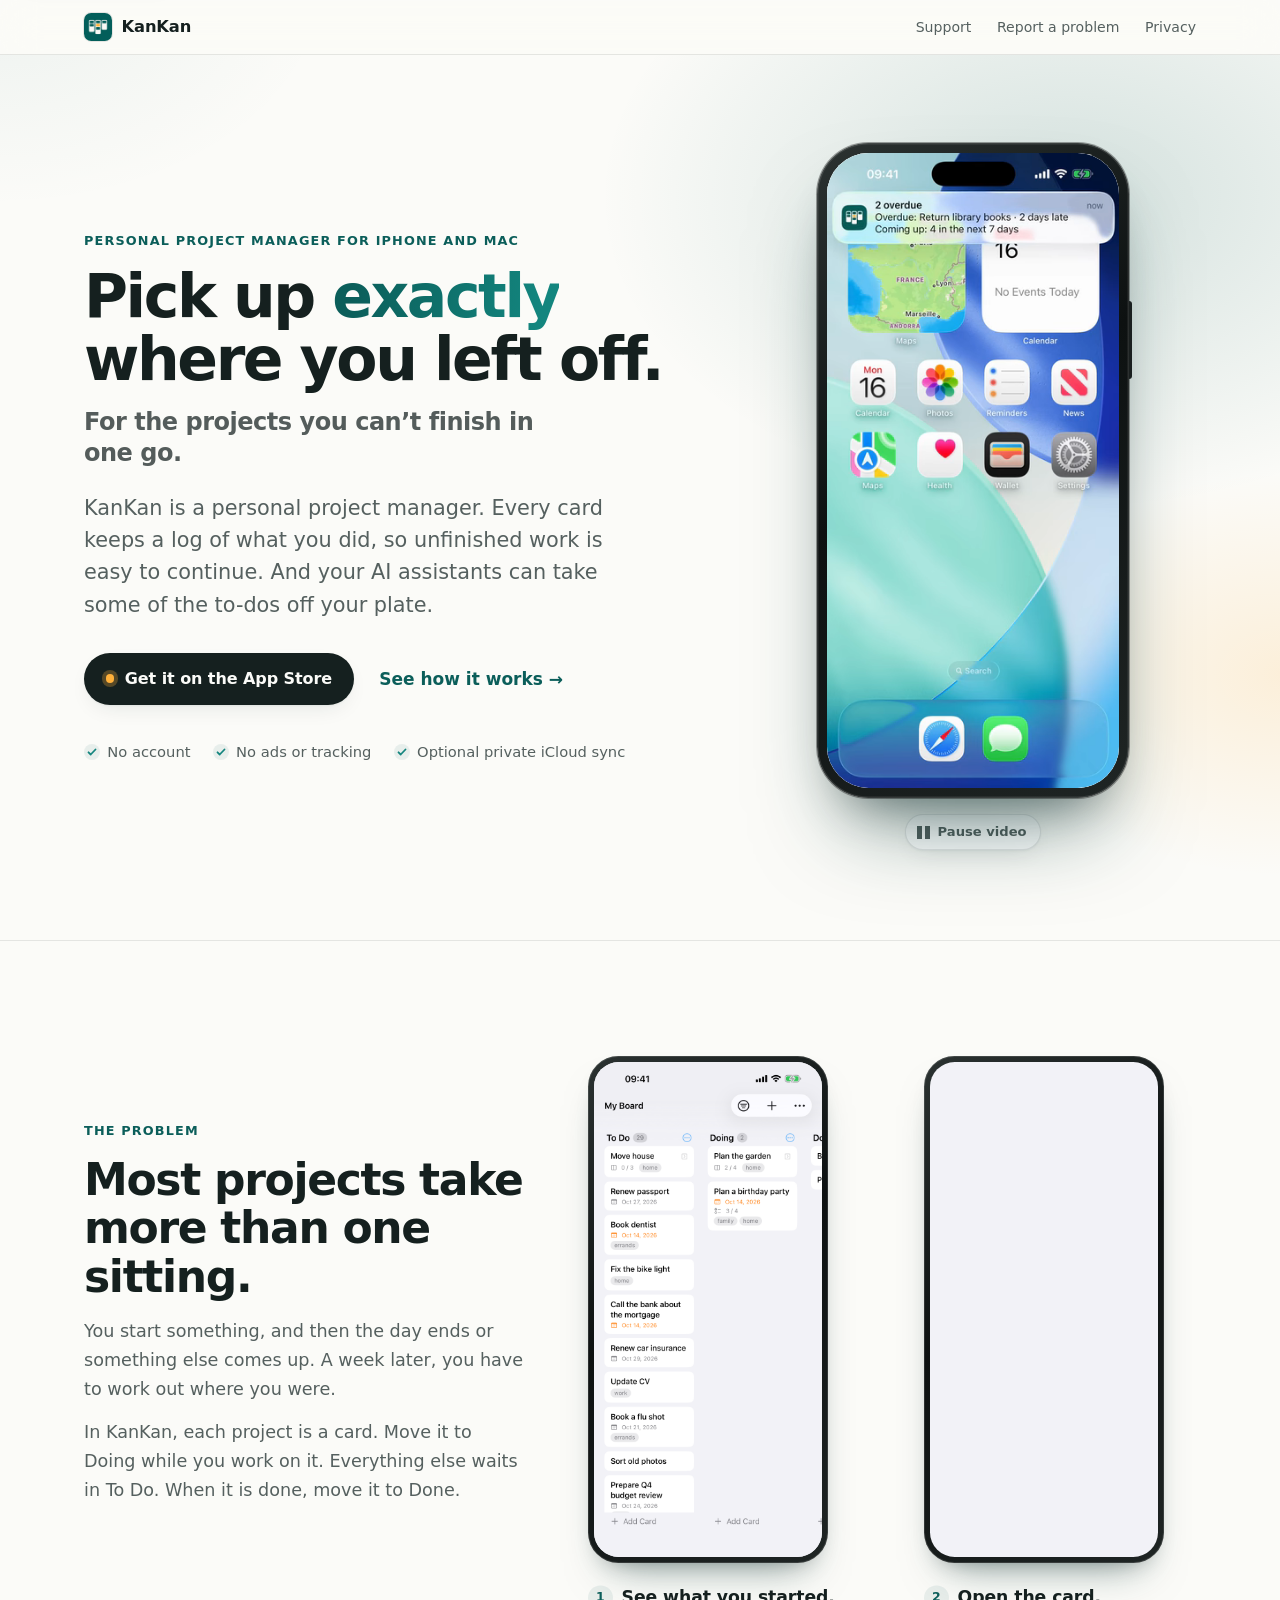
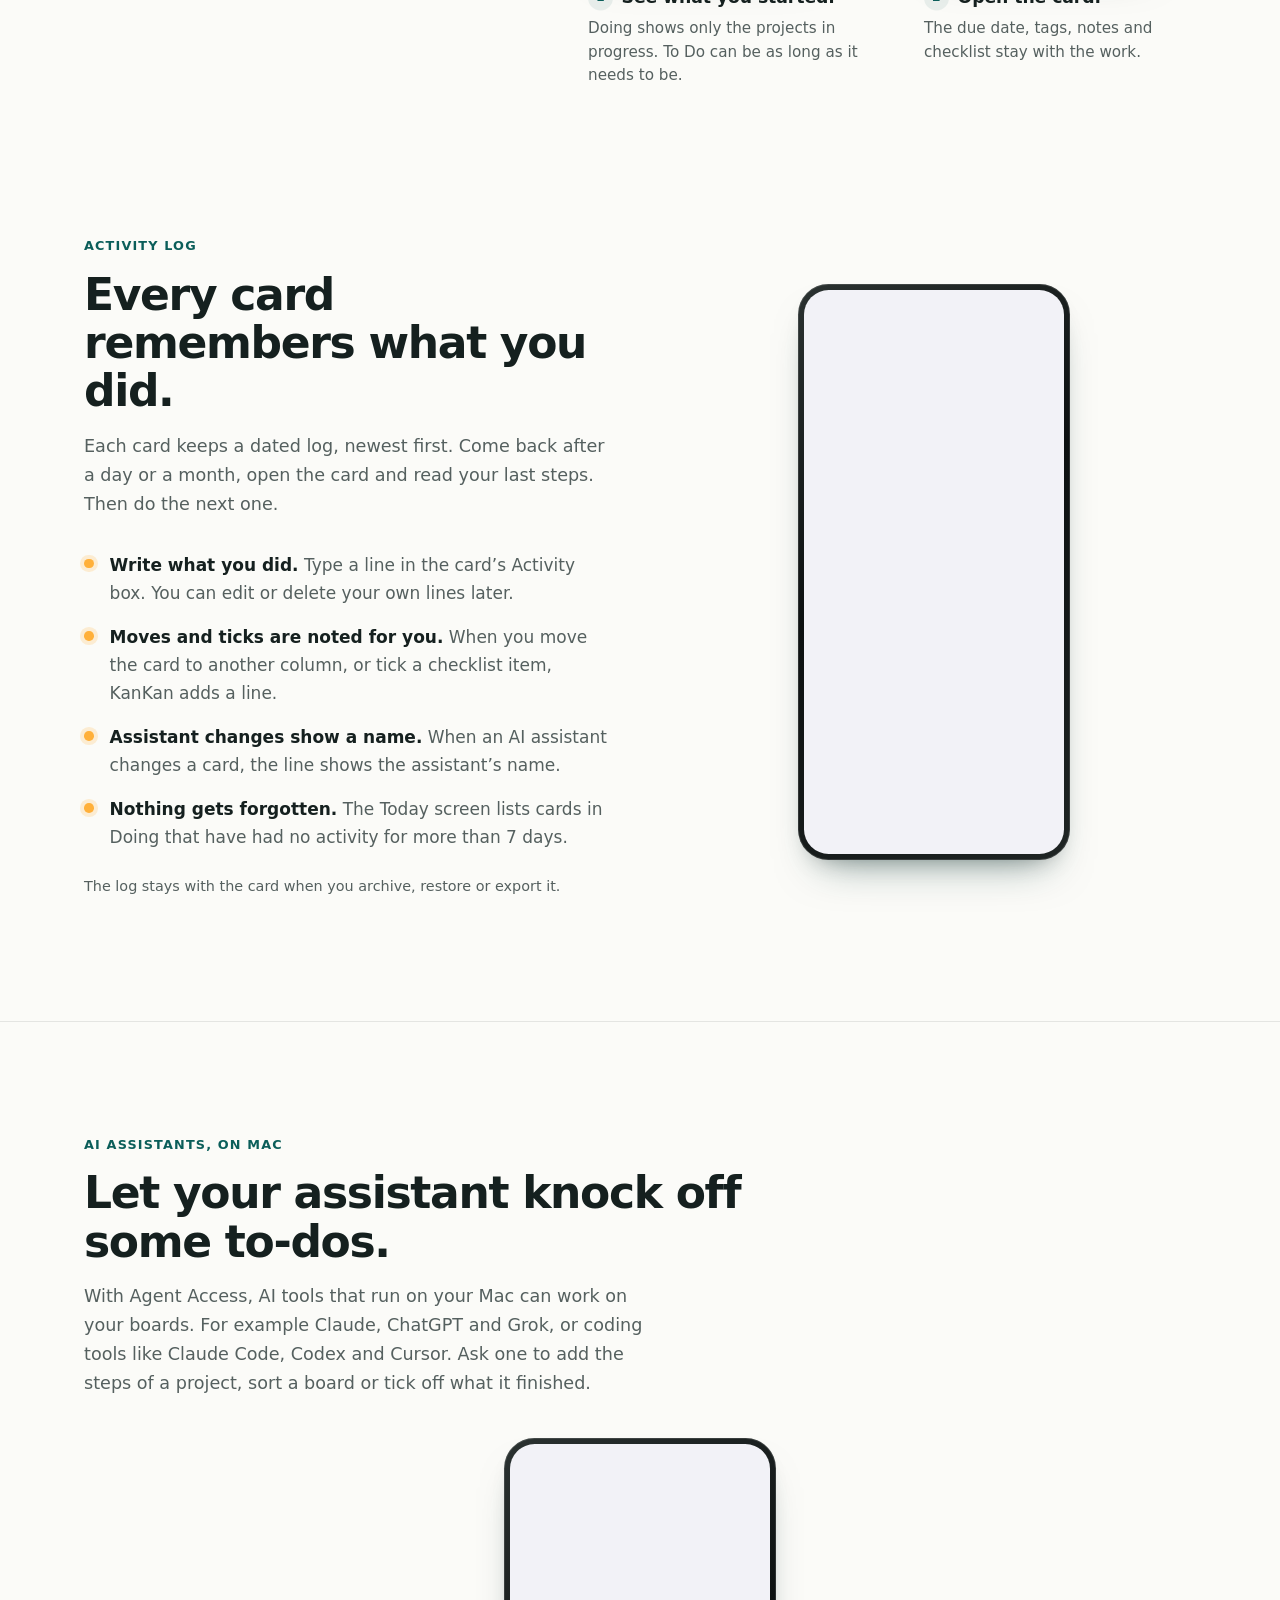
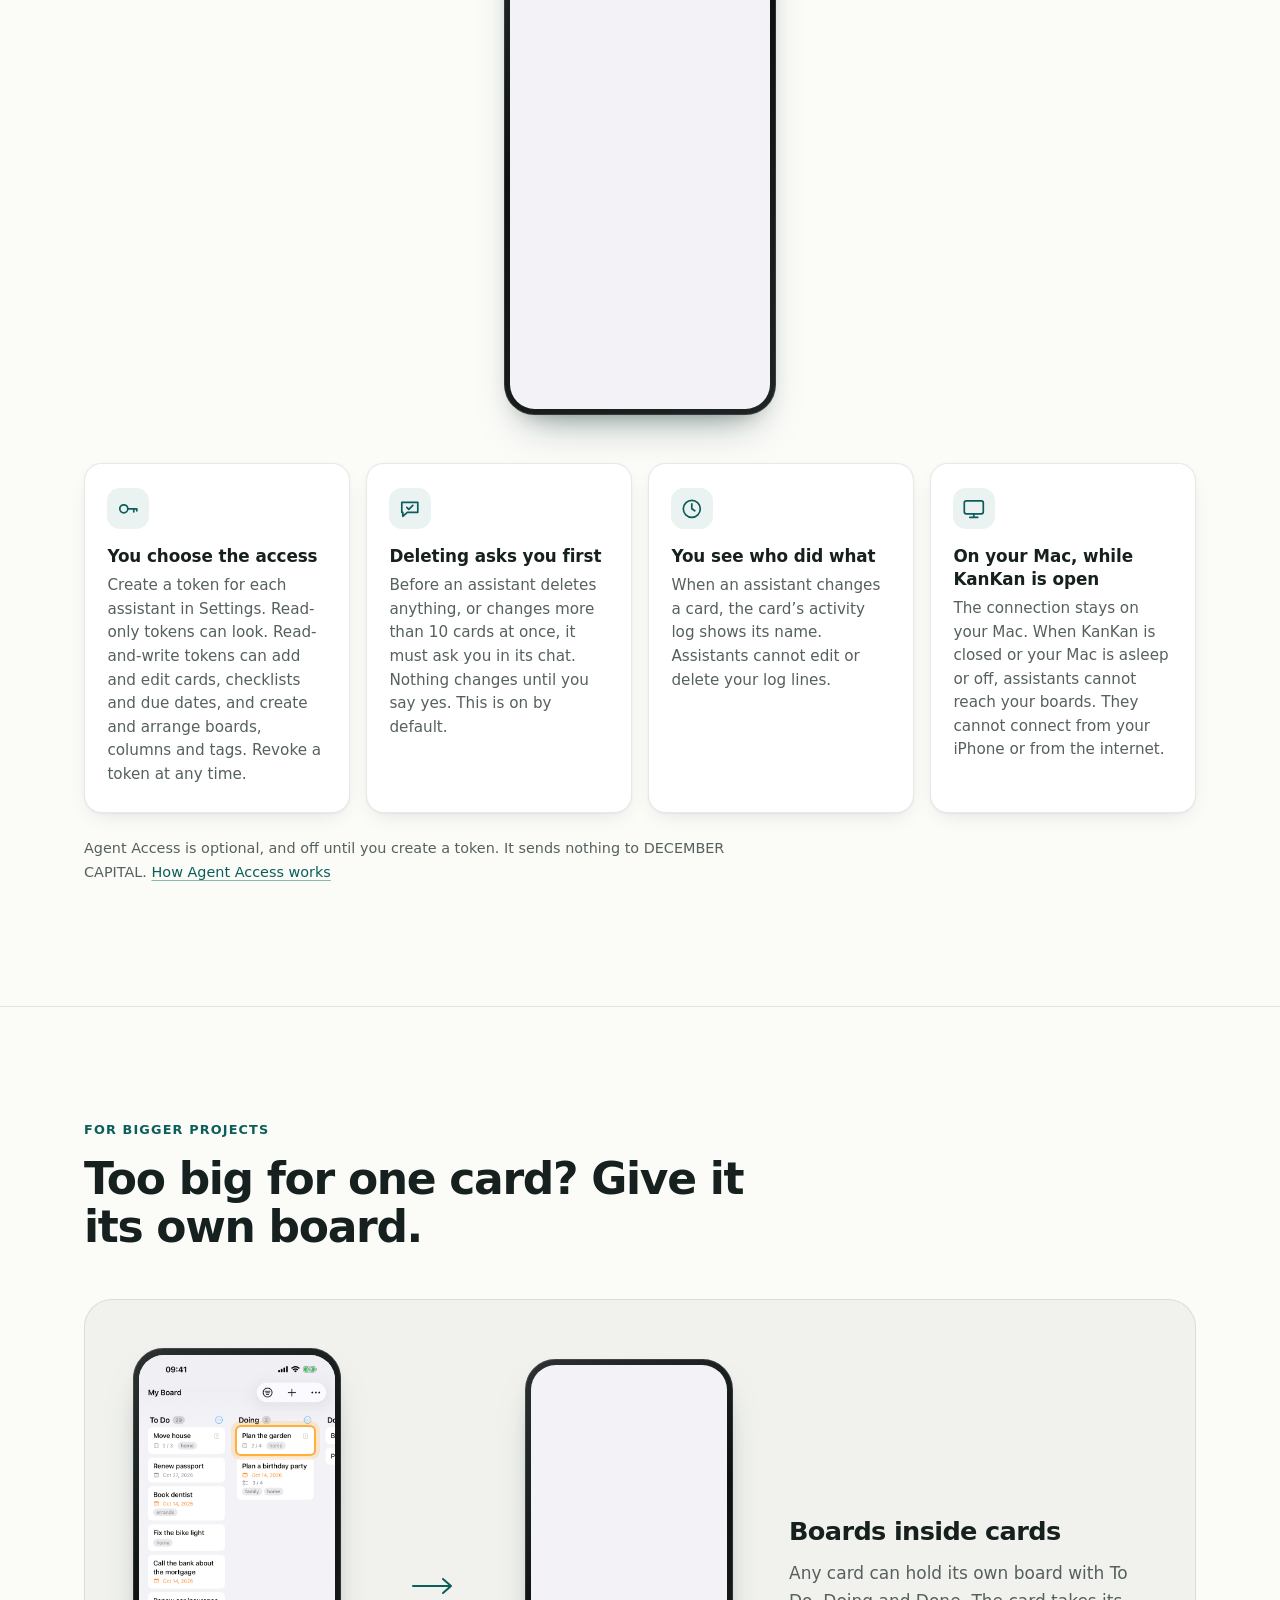
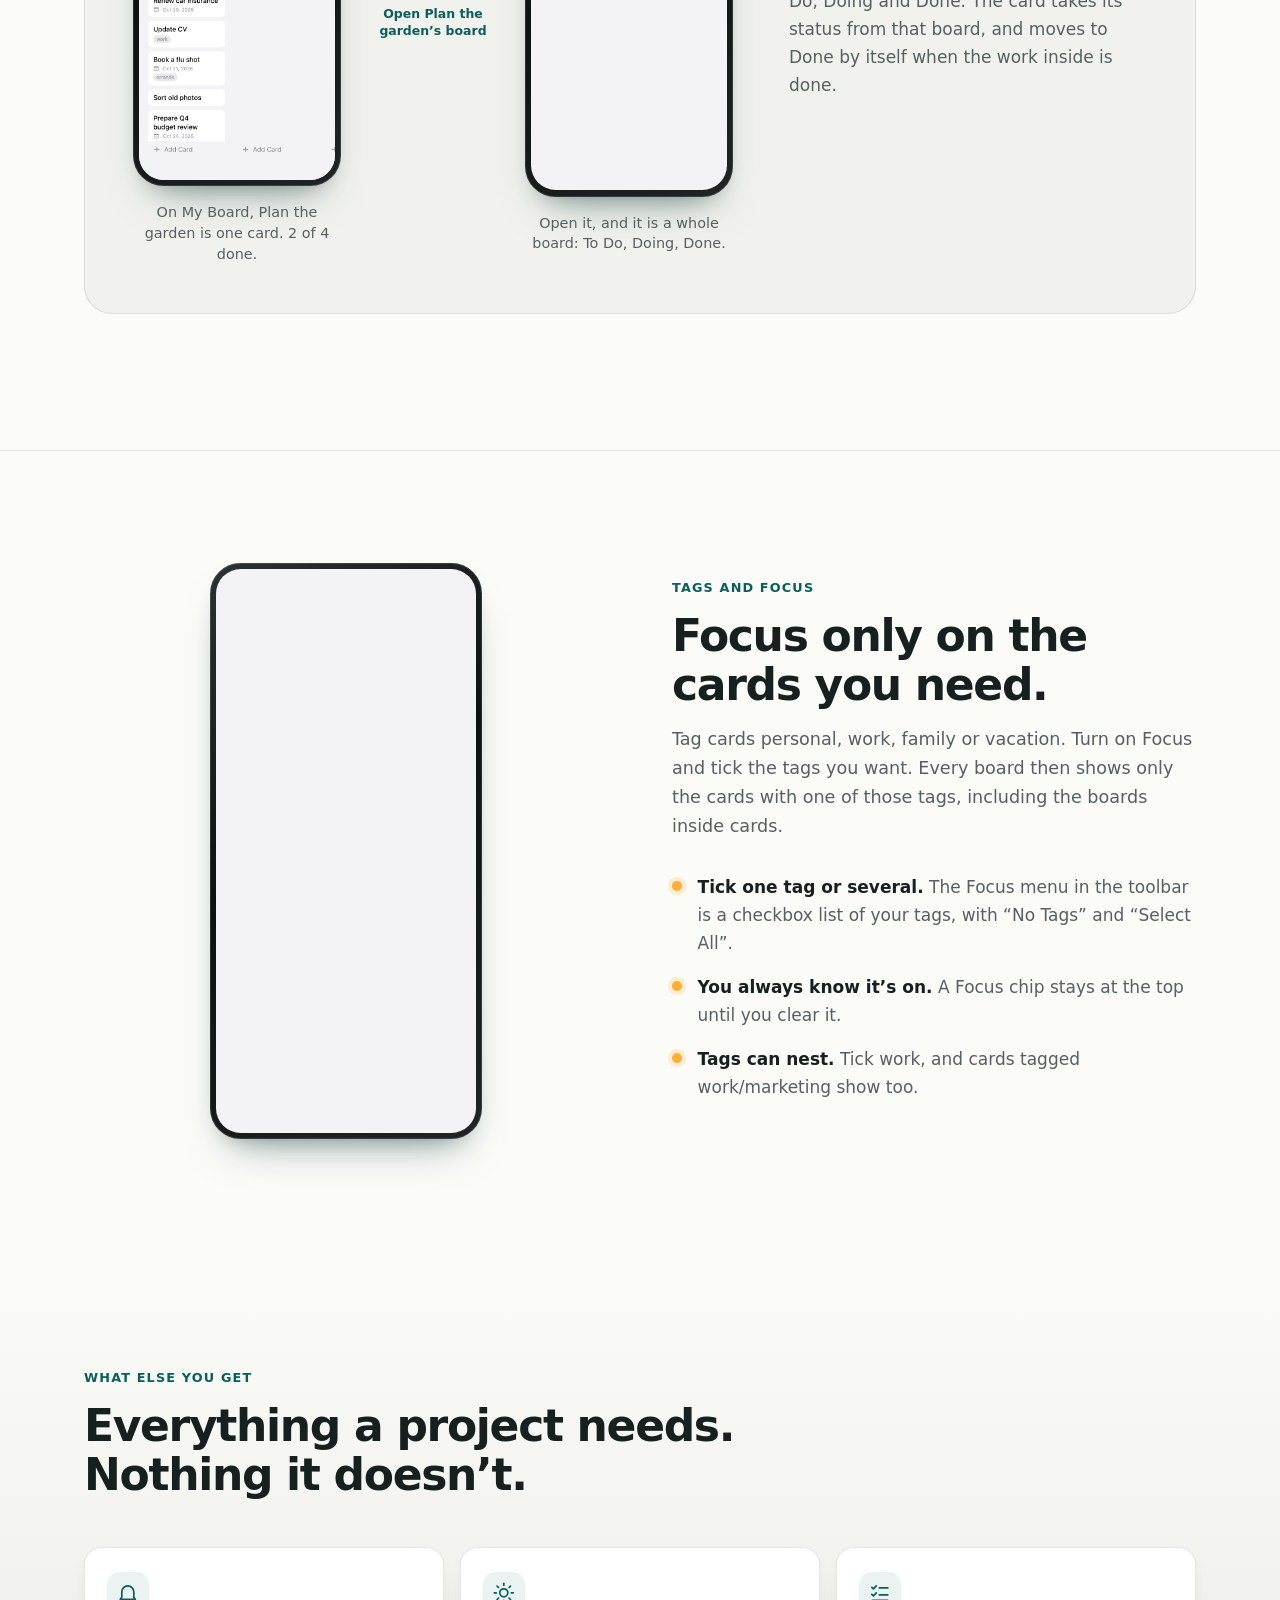
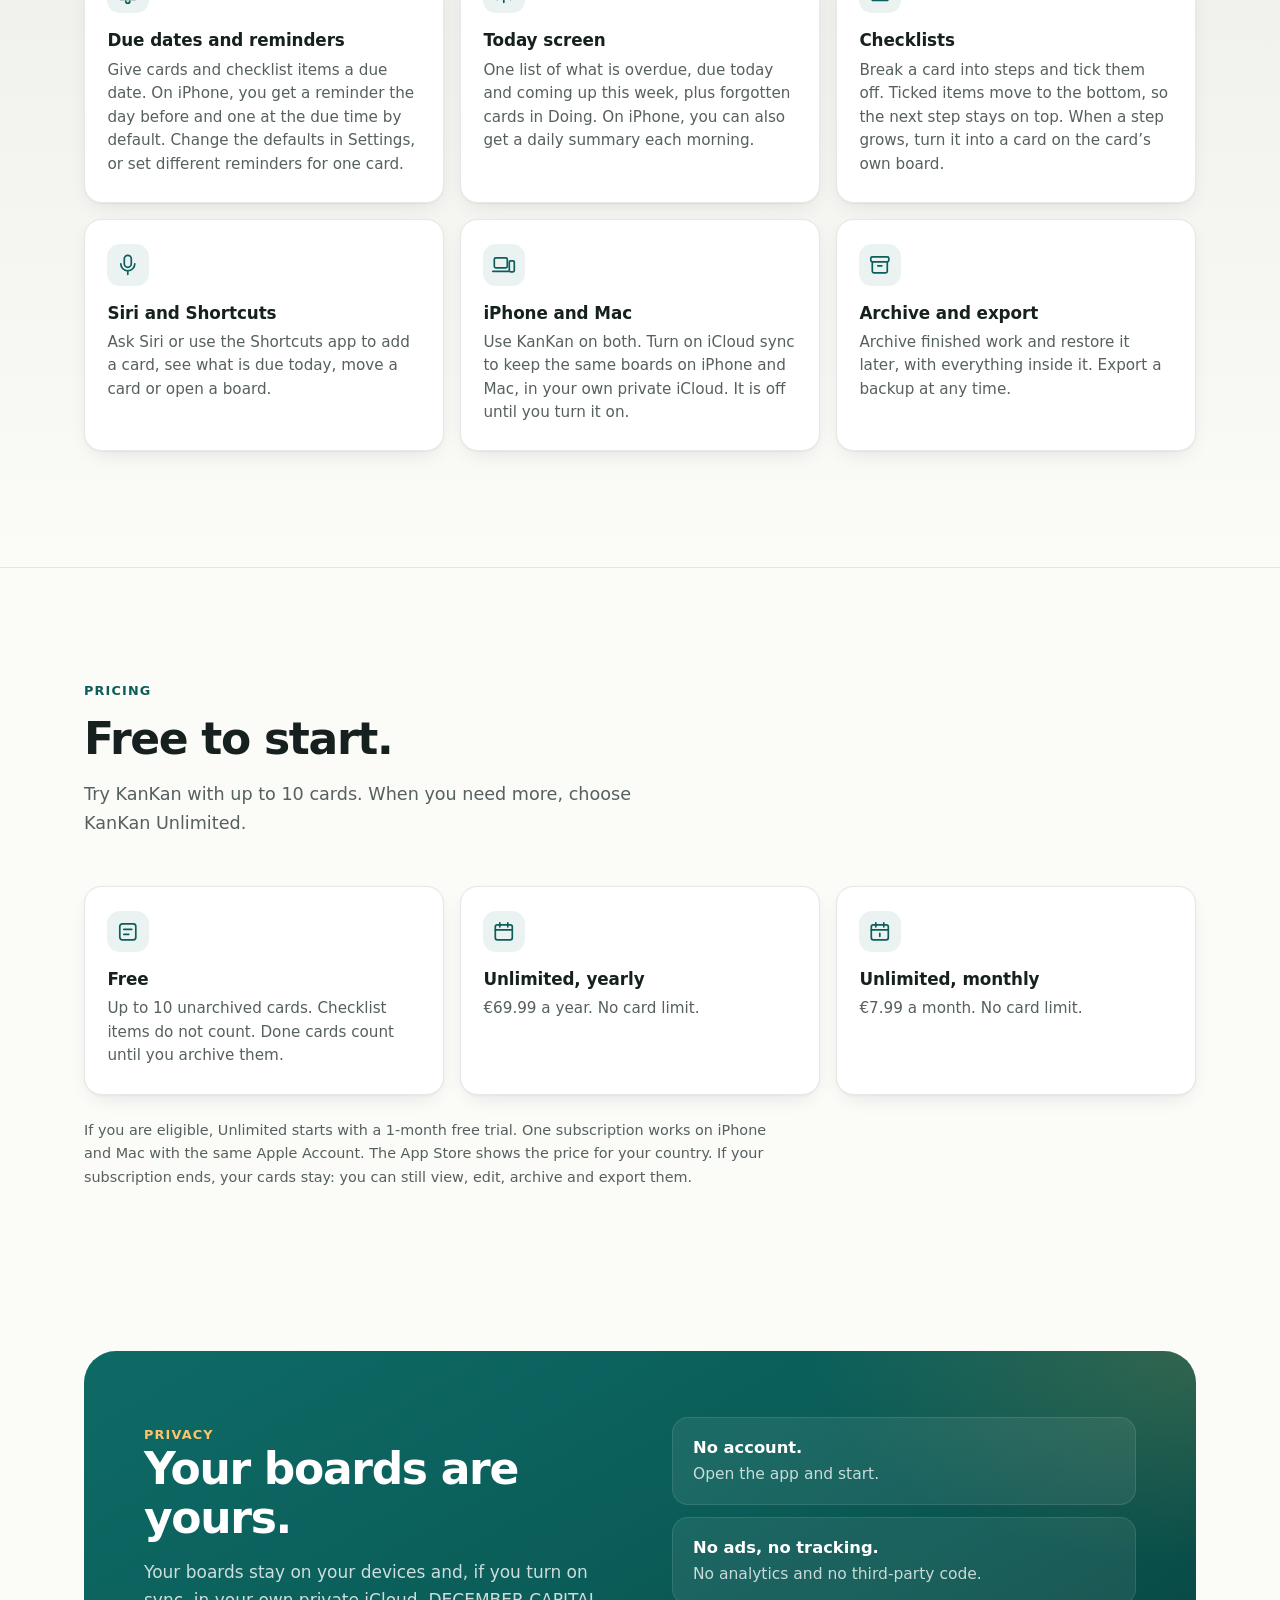
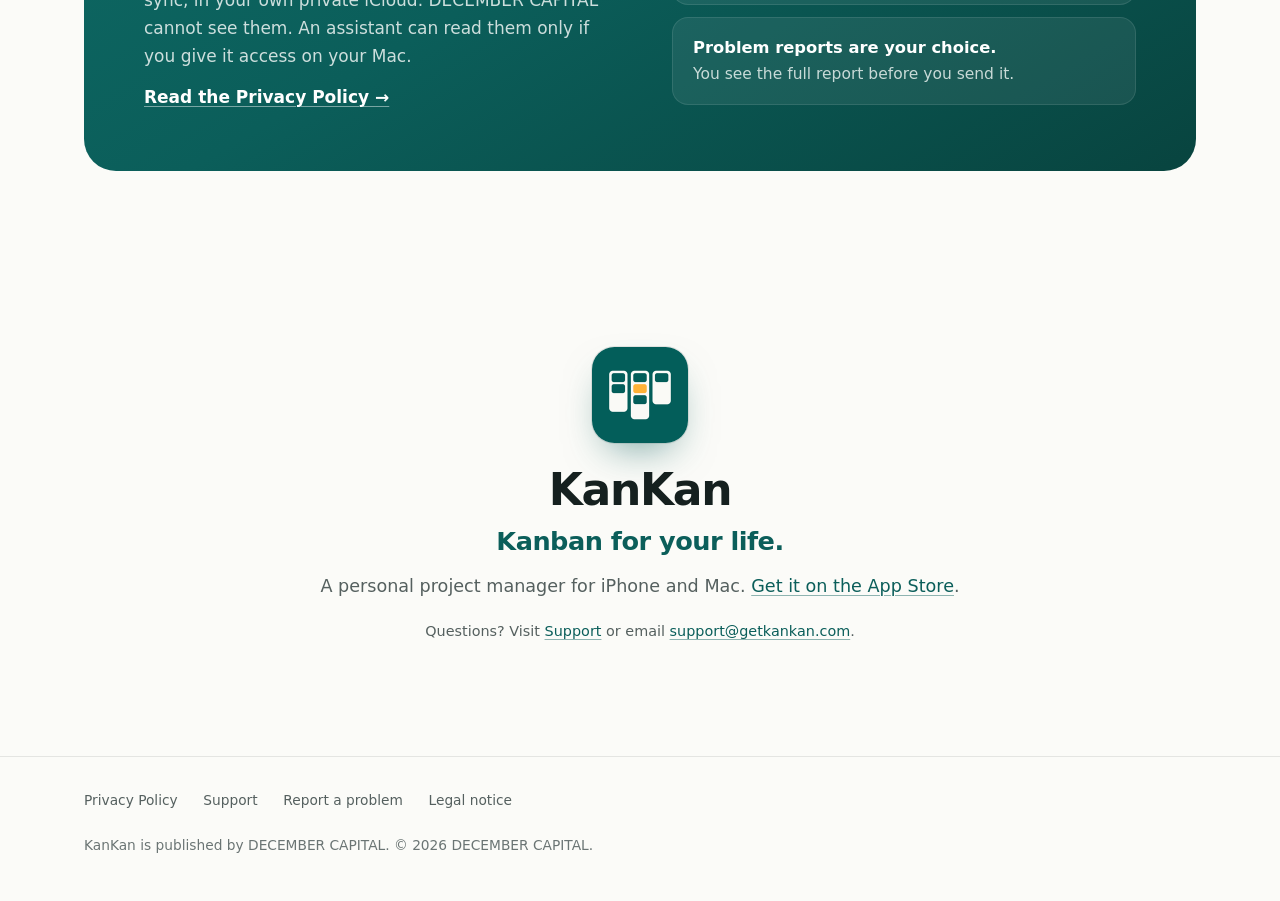
<file: index.html>
<!doctype html>
<html lang="en">
<head>
<meta charset="utf-8">
<meta name="viewport" content="width=device-width,initial-scale=1">
<meta name="color-scheme" content="light dark">
<meta http-equiv="Content-Security-Policy" content="default-src 'none'; script-src 'self'; style-src 'self'; img-src 'self'; media-src 'self'; base-uri 'none'; form-action 'none'">
<meta name="referrer" content="no-referrer">
<title>KanKan: a personal project manager for iPhone and Mac</title>
<meta name="description" content="Pick up exactly where you left off. KanKan is a personal project manager for iPhone and Mac. Every card keeps a log of what you did, so unfinished work is easy to continue. On the App Store for iPhone and Mac.">
<link rel="canonical" href="https://getkankan.com/">
<link rel="icon" href="favicon-32.png" sizes="32x32" type="image/png">
<link rel="apple-touch-icon" href="apple-touch-icon.png">
<meta name="theme-color" content="#fbfbf8" media="(prefers-color-scheme: light)">
<meta name="theme-color" content="#0c1312" media="(prefers-color-scheme: dark)">
<meta property="og:type" content="website">
<meta property="og:site_name" content="KanKan">
<meta property="og:url" content="https://getkankan.com/">
<meta property="og:title" content="KanKan: pick up exactly where you left off">
<meta property="og:description" content="A personal project manager for iPhone and Mac. Every card keeps a log of what you did, so unfinished work is easy to continue. On the App Store for iPhone and Mac.">
<meta property="og:image" content="https://getkankan.com/og-image.png?v=2">
<meta property="og:image:width" content="1200">
<meta property="og:image:height" content="630">
<meta property="og:image:alt" content="The KanKan app icon, the headline &ldquo;Pick up exactly where you left off.&rdquo; and the line: Personal project manager for iPhone and Mac.">
<meta name="twitter:card" content="summary_large_image">
<meta name="twitter:title" content="KanKan: pick up exactly where you left off">
<meta name="twitter:description" content="A personal project manager for iPhone and Mac. Every card keeps a log of what you did, so unfinished work is easy to continue.">
<meta name="twitter:image" content="https://getkankan.com/og-image.png?v=2">
<meta name="twitter:image:alt" content="The KanKan app icon, the headline &ldquo;Pick up exactly where you left off.&rdquo; and the line: Personal project manager for iPhone and Mac.">
<link rel="stylesheet" href="style.css">
<script src="js/video.js" defer></script>
</head>
<body class="home">
<a class="skip" href="#main">Skip to content</a>
<div class="wrap">
<header><nav aria-label="Main"><a href="index.html"><strong>KanKan</strong></a> <a href="support.html">Support</a> <a href="contact.html">Report a problem</a> <a href="privacy.html">Privacy</a></nav></header>
<main id="main">

<section class="hero" aria-labelledby="hero-title">
<div class="inner hero-grid">
<div class="hero-copy">
<p class="eyebrow">Personal project manager for iPhone and Mac</p>
<h1 id="hero-title">Pick up <span class="brandword">exactly</span> where you left off.</h1>
<p class="subline">For the projects you can&rsquo;t finish in one go.</p>
<p class="lead">KanKan is a personal project manager. Every card keeps a log of what you did, so unfinished work is easy to continue. And your AI assistants can take some of the to-dos off your plate.</p>
<div class="cta-row">
<a class="soon" href="https://apps.apple.com/app/id6819729136"><span class="dot" aria-hidden="true"></span>Get it on the App Store</a>
<a class="textlink" href="#how">See how it works <span aria-hidden="true">&rarr;</span></a>
</div>
<ul class="hero-facts">
<li>No account</li>
<li>No ads or tracking</li>
<li>Optional private iCloud sync</li>
</ul>
</div>
<figure class="device">
<div class="phone">
<div class="screen">
<picture><source srcset="media/kankan-preview-poster-dark.png" media="(prefers-color-scheme: dark)"><img class="poster" src="media/kankan-preview-poster.png" width="1320" height="2868" alt="The KanKan app icon."></picture>
<video id="hero-video" muted loop playsinline preload="none" disablepictureinpicture disableremoteplayback aria-hidden="true" tabindex="-1">
<source src="media/kankan-preview-dark.mp4" type="video/mp4" media="(prefers-color-scheme: dark)">
<source src="media/kankan-preview-dark.webm" type="video/webm" media="(prefers-color-scheme: dark)">
<source src="media/kankan-preview.mp4" type="video/mp4">
<source src="media/kankan-preview.webm" type="video/webm">
</video>
</div>
</div>
<figcaption class="vh">A 35-second screen recording of KanKan on iPhone, without sound. It starts on the iPhone Home Screen with KanKan's daily summary notification: 2 overdue. Overdue: Return library books, 2 days late. Coming up: 4 in the next 7 days. A tap on the notification opens KanKan on the Today list: 2 overdue cards, Return library books and Book a flu shot, and 4 coming up. Done closes it. My Board has a long To Do column. The card Plan a birthday party is dragged from To Do to Doing. The long To Do column is scrolled down and back up. The card opens, the checklist item Order the cake is ticked and moves to the bottom of the checklist, and the line Ordered the cake: lemon, for 12 is typed into its activity log. Back on My Board, the card Plan the garden opens and shows its own board inside the card. The clip ends on the KanKan icon with the words: Kanban for your life.</figcaption>
<button type="button" class="vbtn" id="vbtn" hidden><span class="vbtn-icon" aria-hidden="true"></span><span class="vbtn-label">Pause video</span></button>
</figure>
</div>
</section>

<section id="how" class="how" aria-labelledby="how-title">
<div class="inner">
<p class="eyebrow">The problem</p>
<h2 id="how-title">Most projects take more than one sitting.</h2>
<p class="section-lead">You start something, and then the day ends or something else comes up. A week later, you have to work out where you were.</p>
<p class="section-lead">In KanKan, each project is a card. Move it to Doing while you work on it. Everything else waits in To Do. When it is done, move it to Done.</p>
<ol class="walk walk-2">
<li>
<figure class="mini-phone"><picture><source srcset="img/app/lean-board-dark.png" media="(prefers-color-scheme: dark)"><img src="img/app/lean-board.png" width="1320" height="2868" loading="lazy" decoding="async" alt="My Board. To Do holds 29 cards and runs off the screen: Move house, Renew passport, Book dentist, Fix the bike light, Call the bank about the mortgage and more. Doing holds only two cards: Plan the garden, with board progress 2 of 4, and Plan a birthday party, with a due date and checklist 3 of 4."></picture></figure>
<h3>See what you started.</h3>
<p>Doing shows only the projects in progress. To Do can be as long as it needs to be.</p>
</li>
<li>
<figure class="mini-phone"><picture><source srcset="img/app/card-detail-dark.png" media="(prefers-color-scheme: dark)"><img src="img/app/card-detail.png" width="1320" height="2868" loading="lazy" decoding="async" alt="The card Plan a birthday party: the tags family and home, the note Saturday, 3 pm. Twelve guests, and a checklist at 3 of 5. The open items Buy decorations and Buy candles are at the top. The ticked items Send invitations, Book the venue and Order the cake are at the bottom."></picture></figure>
<h3>Open the card.</h3>
<p>The due date, tags, notes and checklist stay with the work.</p>
</li>
</ol>
</div>
</section>

<section id="activity" class="activity" aria-labelledby="activity-title">
<div class="inner act-grid">
<div class="act-copy">
<p class="eyebrow">Activity log</p>
<h2 id="activity-title">Every card remembers what you did.</h2>
<p class="section-lead">Each card keeps a dated log, newest first. Come back after a day or a month, open the card and read your last steps. Then do the next one.</p>
<ul class="act-list">
<li><strong>Write what you did.</strong> Type a line in the card&rsquo;s Activity box. You can edit or delete your own lines later.</li>
<li><strong>Moves and ticks are noted for you.</strong> When you move the card to another column, or tick a checklist item, KanKan adds a line.</li>
<li><strong>Assistant changes show a name.</strong> When an AI assistant changes a card, the line shows the assistant&rsquo;s name.</li>
<li><strong>Nothing gets forgotten.</strong> The Today screen lists cards in Doing that have had no activity for more than 7 days.</li>
</ul>
<p class="meta">The log stays with the card when you archive, restore or export it.</p>
</div>
<div class="act-shots">
<figure class="mini-phone"><picture><source srcset="img/app/activity-log-dark.png" media="(prefers-color-scheme: dark)"><img src="img/app/activity-log.png" width="1320" height="2868" loading="lazy" decoding="async" alt="The end of the checklist and the Activity log of Plan a birthday party. The log, newest first: Claude Code &mdash; Added checklist item: Buy candles. Claude Code &mdash; Ticked: Order the cake. Venue confirmed for Saturday, 3 pm. Asked Sam for the final guest list. Ticked: Book the venue. Ticked: Send invitations. Each line has a date and time."></picture></figure>
</div>
</div>
</section>

<section id="assistants" class="bigger" aria-labelledby="assistants-title">
<div class="inner">
<p class="eyebrow">AI assistants, on Mac</p>
<h2 id="assistants-title">Let your assistant knock off some to-dos.</h2>
<p class="section-lead">With Agent Access, AI tools that run on your Mac can work on your boards. For example Claude, ChatGPT and Grok, or coding tools like Claude Code, Codex and Cursor. Ask one to add the steps of a project, sort a board or tick off what it finished.</p>
<div class="act-shots assistants-shot">
<figure class="mini-phone"><picture><source srcset="img/app/agent-access-dark.png" media="(prefers-color-scheme: dark)"><img src="img/app/agent-access.png" width="1320" height="2868" loading="lazy" decoding="async" alt="The card Renew passport after an assistant worked on it. Checklist 2 of 4: Fill in the online form and Pay the fee are open; Find the old passport and Take a new photo are ticked. The Activity log, newest first: Claude Code &mdash; Tag added: errands. Claude Code &mdash; Ticked: Take a new photo. Claude Code &mdash; Ticked: Find the old passport. Claude Code &mdash; Added checklist item: Pay the fee."></picture></figure>
</div>
<ul class="feature-grid fg-4">
<li><svg class="ficon" viewBox="0 0 24 24" aria-hidden="true"><circle cx="8" cy="12" r="4"/><path d="M12 12h9M18 12v3M21 12v2"/></svg><h3>You choose the access</h3><p>Create a token for each assistant in Settings. Read-only tokens can look. Read-and-write tokens can add and edit cards, checklists and due dates, and create and arrange boards, columns and tags. Revoke a token at any time.</p></li>
<li><svg class="ficon" viewBox="0 0 24 24" aria-hidden="true"><path d="M4 5.5h16v10H9.5L5 19.5v-4H4z"/><path d="M9 10.5l2 2 4-4"/></svg><h3>Deleting asks you first</h3><p>Before an assistant deletes anything, or changes more than 10 cards at once, it must ask you in its chat. Nothing changes until you say yes. This is on by default.</p></li>
<li><svg class="ficon" viewBox="0 0 24 24" aria-hidden="true"><circle cx="12" cy="12" r="8.5"/><path d="M12 7v5l3 2"/></svg><h3>You see who did what</h3><p>When an assistant changes a card, the card&rsquo;s activity log shows its name. Assistants cannot edit or delete your log lines.</p></li>
<li><svg class="ficon" viewBox="0 0 24 24" aria-hidden="true"><rect x="2.5" y="4" width="19" height="13" rx="2"/><path d="M8 20.5h8M12 17v3.5"/></svg><h3>On your Mac, while KanKan is open</h3><p>The connection stays on your Mac. When KanKan is closed or your Mac is asleep or off, assistants cannot reach your boards. They cannot connect from your iPhone or from the internet.</p></li>
</ul>
<p class="meta">Agent Access is optional, and off until you create a token. It sends nothing to DECEMBER CAPITAL. <a href="support.html#agent-access">How Agent Access works</a></p>
</div>
</section>

<section id="bigger" class="bigger" aria-labelledby="bigger-title">
<div class="inner">
<p class="eyebrow">For bigger projects</p>
<h2 id="bigger-title">Too big for one card? Give it its own board.</h2>
<div class="nest2">
<figure class="nest-step">
<div class="mini-phone"><div class="hl"><picture><source srcset="img/app/lean-board-dark.png" media="(prefers-color-scheme: dark)"><img src="img/app/lean-board.png" width="1320" height="2868" loading="lazy" decoding="async" alt="My Board. In the Doing column, the card Plan the garden shows a board icon and 2 / 4."></picture><span class="ring" aria-hidden="true"></span></div></div>
<figcaption>On My Board, Plan the garden is one card. 2 of 4 done.</figcaption>
</figure>
<div class="nest-arrow" aria-hidden="true"><svg viewBox="0 0 48 24" width="48" height="24" fill="none" stroke="currentColor" stroke-width="2" stroke-linecap="round" stroke-linejoin="round"><path d="M4 12h38M34 5l8 7-8 7"/></svg><span>Open Plan the garden&rsquo;s board</span></div>
<figure class="nest-step">
<div class="mini-phone"><picture><source srcset="img/app/sub-board-dark.png" media="(prefers-color-scheme: dark)"><img src="img/app/sub-board.png" width="1320" height="2868" loading="lazy" decoding="async" alt="The card Plan the garden. Its status is Doing, set by its board. Below it, the card&rsquo;s own board, 2 of 4 done: To Do holds Plant tomatoes, Doing holds Build raised beds, due Nov 21, 2026, checklist 2 of 4, and the Done column starts at the right edge. Below the board: Add Due Date and the tags home and home/garden."></picture></div>
<figcaption>Open it, and it is a whole board: To Do, Doing, Done.</figcaption>
</figure>
<div class="nest-text"><h3>Boards inside cards</h3><p>Any card can hold its own board with To Do, Doing and Done. The card takes its status from that board, and moves to Done by itself when the work inside is done.</p></div>
</div>
</div>
</section>

<section id="focus" class="activity focus-sec" aria-labelledby="focus-title">
<div class="inner act-grid">
<div class="act-shots">
<figure class="mini-phone"><picture><source srcset="img/app/focus-dark.png" media="(prefers-color-scheme: dark)"><img src="img/app/focus.png" width="1320" height="2868" loading="lazy" decoding="async" alt="My Board with the Focus sheet open, 2 selected. The tags errands and home are ticked, family is not, and home is open to show its sub-tag garden, ticked with it. No Tags is not ticked. Behind the sheet, the chip Focus: errands, home, and only the matching cards: in To Do, Move house, Renew passport and Book dentist; in Doing, Plan the garden and Plan a birthday party."></picture></figure>
</div>
<div class="act-copy">
<p class="eyebrow">Tags and Focus</p>
<h2 id="focus-title">Focus only on the cards you need.</h2>
<p class="section-lead">Tag cards personal, work, family or vacation. Turn on Focus and tick the tags you want. Every board then shows only the cards with one of those tags, including the boards inside cards.</p>
<ul class="act-list">
<li><strong>Tick one tag or several.</strong> The Focus menu in the toolbar is a checkbox list of your tags, with &ldquo;No Tags&rdquo; and &ldquo;Select All&rdquo;.</li>
<li><strong>You always know it&rsquo;s on.</strong> A Focus chip stays at the top until you clear it.</li>
<li><strong>Tags can nest.</strong> Tick work, and cards tagged work/marketing show too.</li>
</ul>
</div>
</div>
</section>

<section id="features" class="features" aria-labelledby="features-title">
<div class="inner">
<p class="eyebrow">What else you get</p>
<h2 id="features-title">Everything a project needs. Nothing it doesn&rsquo;t.</h2>
<ul class="feature-grid">
<li><svg class="ficon" viewBox="0 0 24 24" aria-hidden="true"><path d="M6 16.5V11a6 6 0 0 1 12 0v5.5l1.5 2h-15zM10 20.5a2 2 0 0 0 4 0"/></svg><h3>Due dates and reminders</h3><p>Give cards and checklist items a due date. On iPhone, you get a reminder the day before and one at the due time by default. Change the defaults in Settings, or set different reminders for one card.</p></li>
<li><svg class="ficon" viewBox="0 0 24 24" aria-hidden="true"><circle cx="12" cy="12" r="4"/><path d="M12 2.5v2M12 19.5v2M2.5 12h2M19.5 12h2M5.3 5.3l1.4 1.4M17.3 17.3l1.4 1.4M5.3 18.7l1.4-1.4M17.3 6.7l1.4-1.4"/></svg><h3>Today screen</h3><p>One list of what is overdue, due today and coming up this week, plus forgotten cards in Doing. On iPhone, you can also get a daily summary each morning.</p></li>
<li><svg class="ficon" viewBox="0 0 24 24" aria-hidden="true"><path d="M4 6.5l1.6 1.6L8.5 5M4 13.5l1.6 1.6 2.9-3.1M11.5 7h8.5M11.5 14h8.5M4.5 19.5h15.5"/></svg><h3>Checklists</h3><p>Break a card into steps and tick them off. Ticked items move to the bottom, so the next step stays on top. When a step grows, turn it into a card on the card&rsquo;s own board.</p></li>
<li><svg class="ficon" viewBox="0 0 24 24" aria-hidden="true"><rect x="8.5" y="2.5" width="7" height="12" rx="3.5"/><path d="M5 11a7 7 0 0 0 14 0M12 18v3.5"/></svg><h3>Siri and Shortcuts</h3><p>Ask Siri or use the Shortcuts app to add a card, see what is due today, move a card or open a board.</p></li>
<li><svg class="ficon" viewBox="0 0 24 24" aria-hidden="true"><rect x="2.5" y="5" width="13" height="10" rx="1.5"/><path d="M1 18.5h16"/><rect x="17.5" y="8" width="5" height="11" rx="1.3"/></svg><h3>iPhone and Mac</h3><p>Use KanKan on both. Turn on iCloud sync to keep the same boards on iPhone and Mac, in your own private iCloud. It is off until you turn it on.</p></li>
<li><svg class="ficon" viewBox="0 0 24 24" aria-hidden="true"><rect x="3" y="4" width="18" height="5" rx="1.5"/><path d="M4.5 9v9.5a1.5 1.5 0 0 0 1.5 1.5h12a1.5 1.5 0 0 0 1.5-1.5V9M10 13h4"/></svg><h3>Archive and export</h3><p>Archive finished work and restore it later, with everything inside it. Export a backup at any time.</p></li>
</ul>
</div>
</section>

<section id="pricing" class="bigger" aria-labelledby="pricing-title">
<div class="inner">
<p class="eyebrow">Pricing</p>
<h2 id="pricing-title">Free to start.</h2>
<p class="section-lead">Try KanKan with up to 10 cards. When you need more, choose KanKan Unlimited.</p>
<ul class="feature-grid">
<li><svg class="ficon" viewBox="0 0 24 24" aria-hidden="true"><rect x="4" y="4" width="16" height="16" rx="2.5"/><path d="M8 9.5h8M8 14.5h5"/></svg><h3>Free</h3><p>Up to 10 unarchived cards. Checklist items do not count. Done cards count until you archive them.</p></li>
<li><svg class="ficon" viewBox="0 0 24 24" aria-hidden="true"><rect x="3.5" y="5" width="17" height="15" rx="2"/><path d="M3.5 10h17M8 3v4M16 3v4"/></svg><h3>Unlimited, yearly</h3><p>&euro;69.99 a year. No card limit.</p></li>
<li><svg class="ficon" viewBox="0 0 24 24" aria-hidden="true"><rect x="3.5" y="5" width="17" height="15" rx="2"/><path d="M3.5 10h17M8 3v4M16 3v4M12 13.5v3"/></svg><h3>Unlimited, monthly</h3><p>&euro;7.99 a month. No card limit.</p></li>
</ul>
<p class="meta">If you are eligible, Unlimited starts with a 1-month free trial. One subscription works on iPhone and Mac with the same Apple Account. The App Store shows the price for your country. If your subscription ends, your cards stay: you can still view, edit, archive and export them.</p>
</div>
</section>

<section class="privacy-band" aria-labelledby="privacy-title">
<div class="inner">
<div class="band">
<div>
<p class="eyebrow">Privacy</p>
<h2 id="privacy-title">Your boards are yours.</h2>
<p>Your boards stay on your devices and, if you turn on sync, in your own private iCloud. DECEMBER CAPITAL cannot see them. An assistant can read them only if you give it access on your Mac.</p>
<p><a href="privacy.html">Read the Privacy Policy <span aria-hidden="true">&rarr;</span></a></p>
</div>
<ul class="band-list">
<li><strong>No account.</strong> Open the app and start.</li>
<li><strong>No ads, no tracking.</strong> No analytics and no third-party code.</li>
<li><strong>Problem reports are your choice.</strong> You see the full report before you send it.</li>
</ul>
</div>
</div>
</section>

<section class="closing" aria-labelledby="closing-title">
<div class="inner">
<img class="closing-icon" src="img/kankan-icon-192.png" width="96" height="96" alt="KanKan app icon">
<h2 id="closing-title">KanKan</h2>
<p class="tagline">Kanban for your life.</p>
<p class="closing-lead">A personal project manager for iPhone and Mac. <a href="https://apps.apple.com/app/id6819729136">Get it on the App Store</a>.</p>
<p class="meta">Questions? Visit <a href="support.html">Support</a> or email <a href="mailto:support@getkankan.com">support@getkankan.com</a>.</p>
</div>
</section>

</main>
<footer><a href="privacy.html">Privacy Policy</a><a href="support.html">Support</a><a href="contact.html">Report a problem</a><a href="mentions-legales.html">Legal notice</a><p>KanKan is published by DECEMBER CAPITAL. &copy; 2026 DECEMBER CAPITAL.</p></footer>
</div>
</body>
</html>
</file>
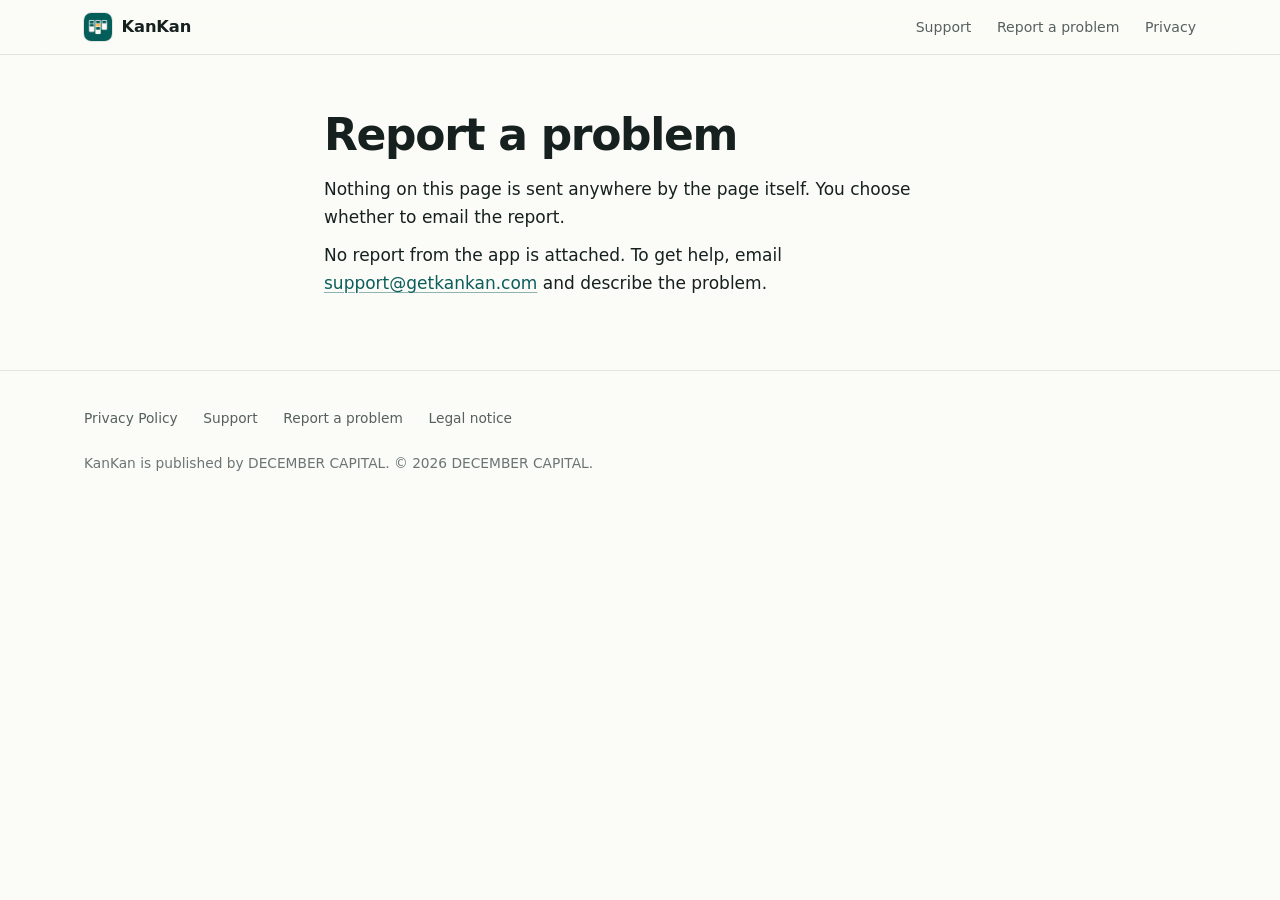
<file: contact.html>
<!doctype html>
<html lang="en">
<head>
<meta charset="utf-8">
<meta name="viewport" content="width=device-width,initial-scale=1">
<meta name="color-scheme" content="light dark">
<meta http-equiv="Content-Security-Policy" content="default-src 'none'; script-src 'self'; style-src 'self'; img-src 'self'; base-uri 'none'; form-action 'none'">
<meta name="referrer" content="no-referrer">
<title>Report a problem</title>
<meta name="description" content="Review a KanKan problem report and email it to support if you choose.">
<link rel="stylesheet" href="style.css">
</head>
<body>
<div class="wrap">
<header><nav aria-label="Main"><a href="index.html"><strong>KanKan</strong></a> <a href="support.html">Support</a> <a href="contact.html">Report a problem</a> <a href="privacy.html">Privacy</a></nav></header>
<main>
<h1>Report a problem</h1>
<p>Nothing on this page is sent anywhere by the page itself. You choose whether to email the report.</p>
<div id="noreport">
<p>No report from the app is attached. To get help, email <a href="mailto:support@getkankan.com">support@getkankan.com</a> and describe the problem.</p>
</div>
<p id="bad" class="status status-error" role="alert" hidden>This report could not be read. It may be damaged or too large. You can still email <a href="mailto:support@getkankan.com">support@getkankan.com</a> and describe the problem.</p>
<section id="reportbox" class="report-box note" hidden>
<h2>Report from the link you opened</h2>
<p class="meta">This is the exact text that would be shared. It holds app and device details, counts and a technical event log (operation names, positions, counts and times), not your boards or card text.</p>
<pre id="summary" class="report-text"></pre>
<details><summary>Show diagnostics</summary><pre id="diag" class="report-text" tabindex="0"></pre></details>
<div class="field">
<label for="msg">What happened? (optional)</label>
<textarea id="msg" maxlength="2000"></textarea>
</div>
<p><strong>Two steps:</strong> 1. Copy report. 2. Email us, then paste the report into the email.</p>
<div class="actions">
<button type="button" class="button secondary" id="copy">1. Copy report</button>
<button type="button" class="button" id="email">2. Email us</button>
</div>
<p id="status" class="status" role="status"></p>
</section>
</main>
<footer><a href="privacy.html">Privacy Policy</a><a href="support.html">Support</a><a href="contact.html">Report a problem</a><a href="mentions-legales.html">Legal notice</a><p>KanKan is published by DECEMBER CAPITAL. &copy; 2026 DECEMBER CAPITAL.</p></footer>
</div>
<script src="contact.js"></script>
</body>
</html>
</file>
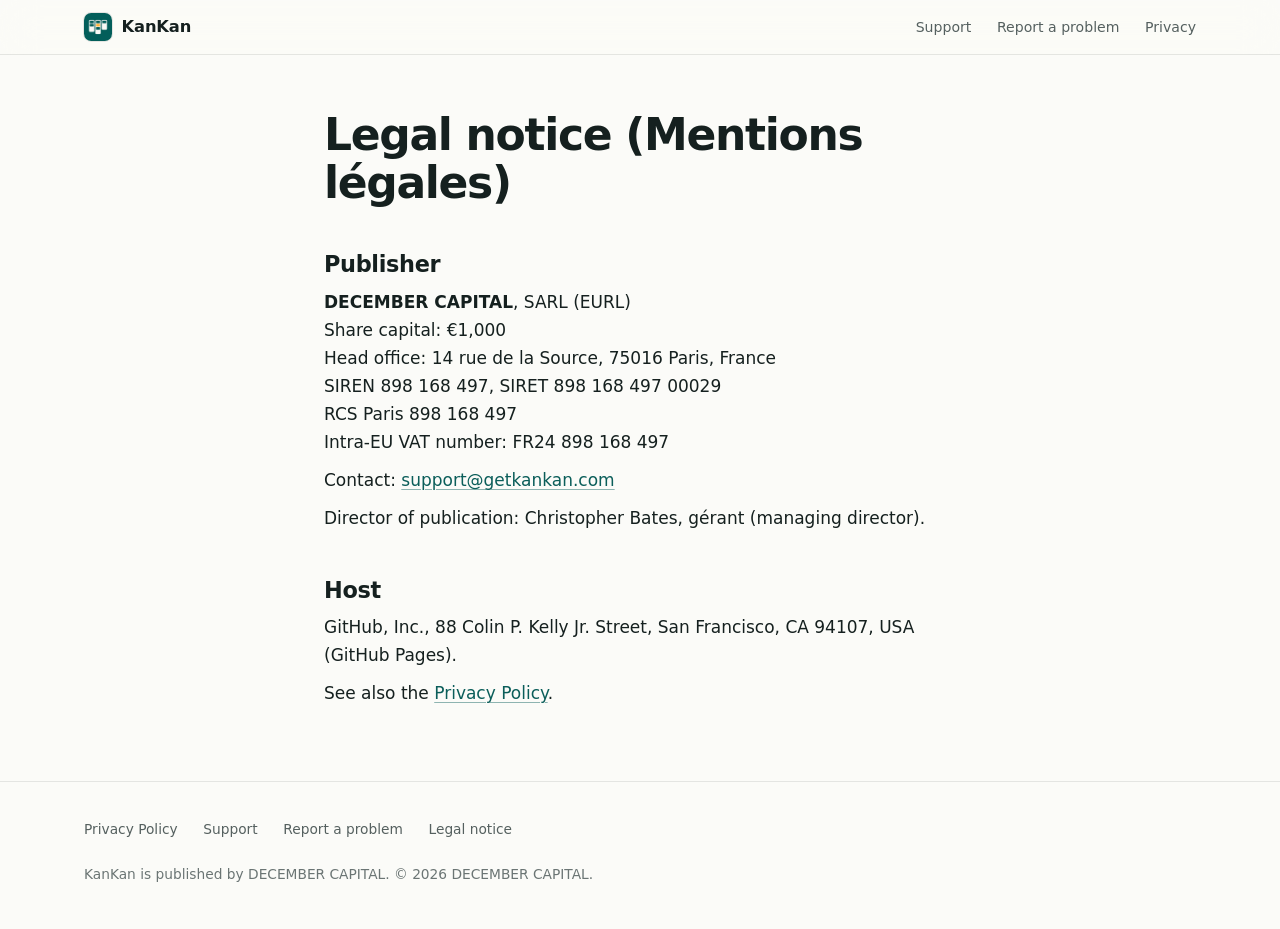
<file: mentions-legales.html>
<!doctype html>
<html lang="en">
<head>
<meta charset="utf-8">
<meta name="viewport" content="width=device-width,initial-scale=1">
<meta name="color-scheme" content="light dark">
<meta http-equiv="Content-Security-Policy" content="default-src 'none'; script-src 'self'; style-src 'self'; img-src 'self'; base-uri 'none'; form-action 'none'">
<meta name="referrer" content="no-referrer">
<title>Legal notice</title>
<meta name="description" content="Legal notice (mentions legales) for getkankan.com.">
<link rel="stylesheet" href="style.css">
</head>
<body>
<div class="wrap">
<header><nav aria-label="Main"><a href="index.html"><strong>KanKan</strong></a> <a href="support.html">Support</a> <a href="contact.html">Report a problem</a> <a href="privacy.html">Privacy</a></nav></header>
<main>
<h1>Legal notice (Mentions l&eacute;gales)</h1>
<h2>Publisher</h2>
<p><strong>DECEMBER CAPITAL</strong>, SARL (EURL)<br>Share capital: &euro;1,000<br>Head office: 14 rue de la Source, 75016 Paris, France<br>SIREN 898 168 497, SIRET 898 168 497 00029<br>RCS Paris 898 168 497<br>Intra-EU VAT number: FR24 898 168 497</p>
<p>Contact: <a href="mailto:support@getkankan.com">support@getkankan.com</a></p>
<p>Director of publication: Christopher Bates, g&eacute;rant (managing director).</p>
<h2>Host</h2>
<p>GitHub, Inc., 88 Colin P. Kelly Jr. Street, San Francisco, CA 94107, USA (GitHub Pages).</p>
<p>See also the <a href="privacy.html">Privacy Policy</a>.</p>
</main>
<footer><a href="privacy.html">Privacy Policy</a><a href="support.html">Support</a><a href="contact.html">Report a problem</a><a href="mentions-legales.html">Legal notice</a><p>KanKan is published by DECEMBER CAPITAL. &copy; 2026 DECEMBER CAPITAL.</p></footer>
</div>
</body>
</html>
</file>
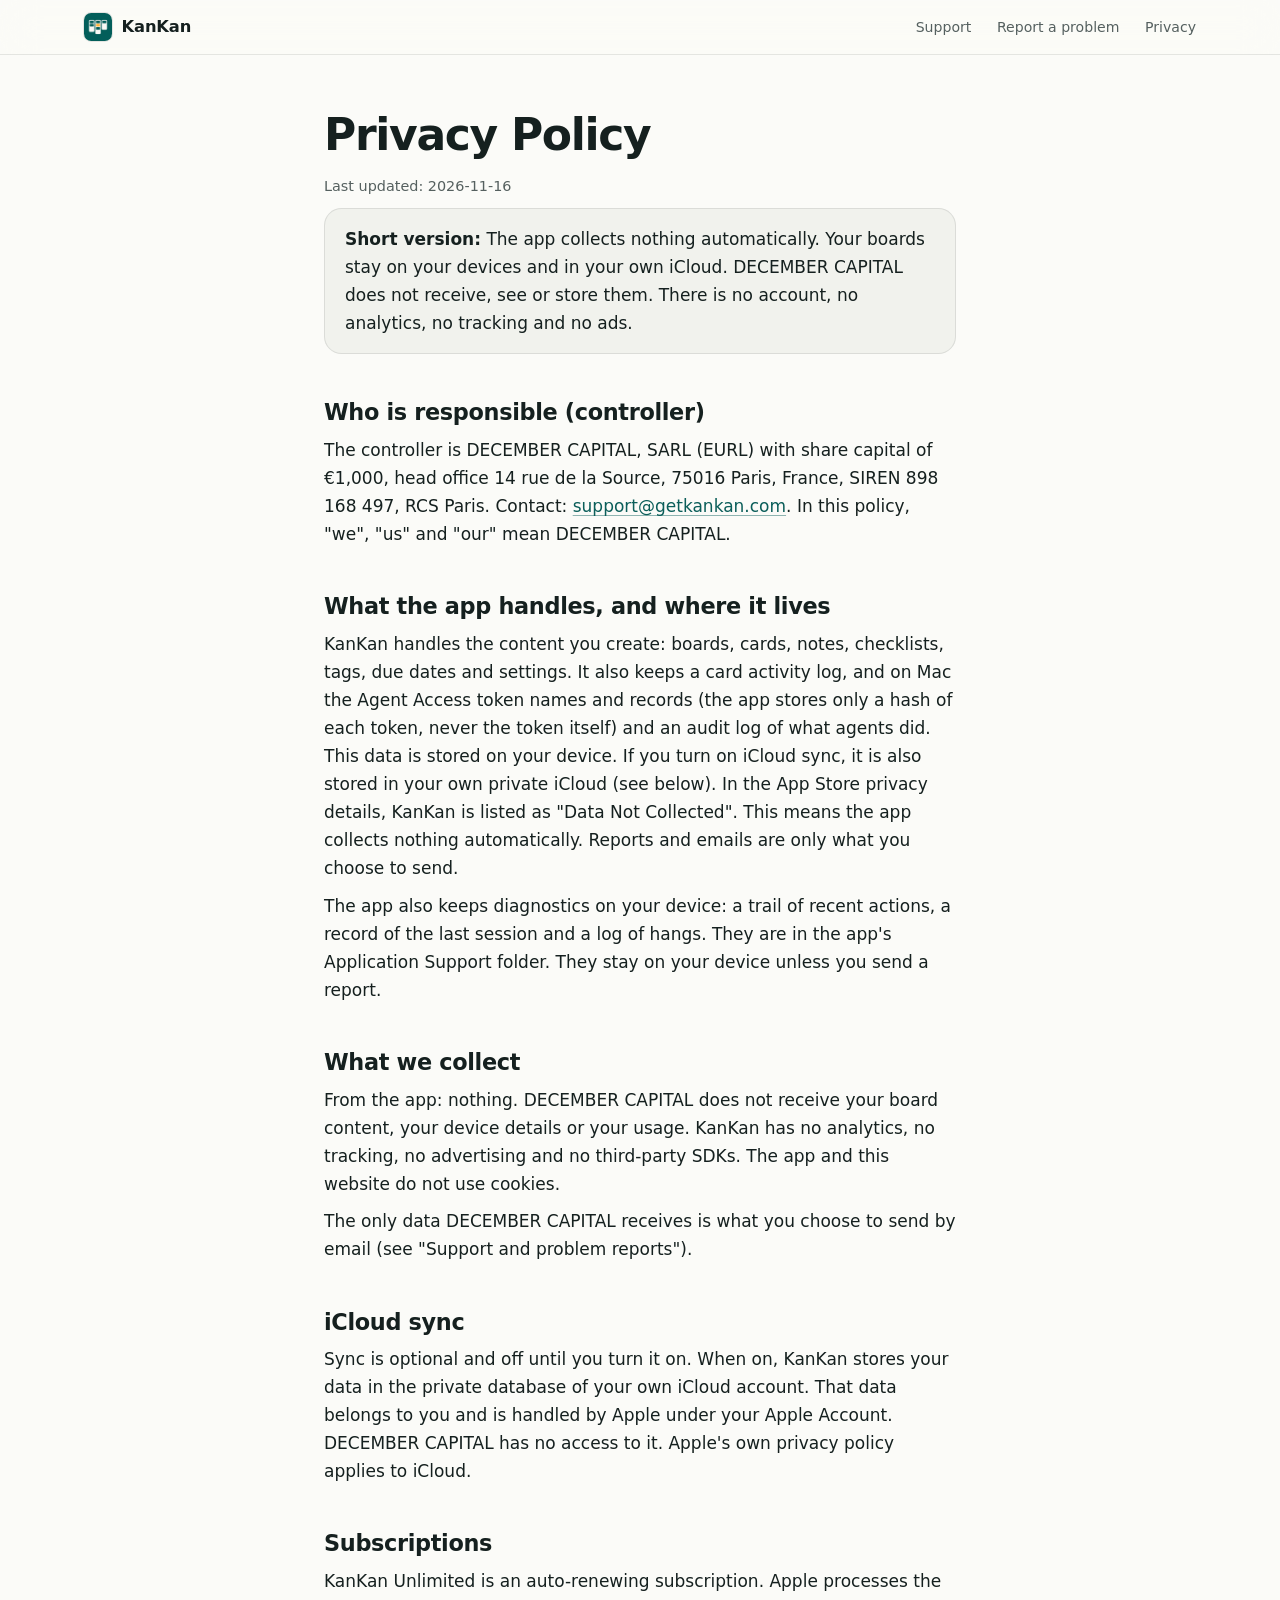
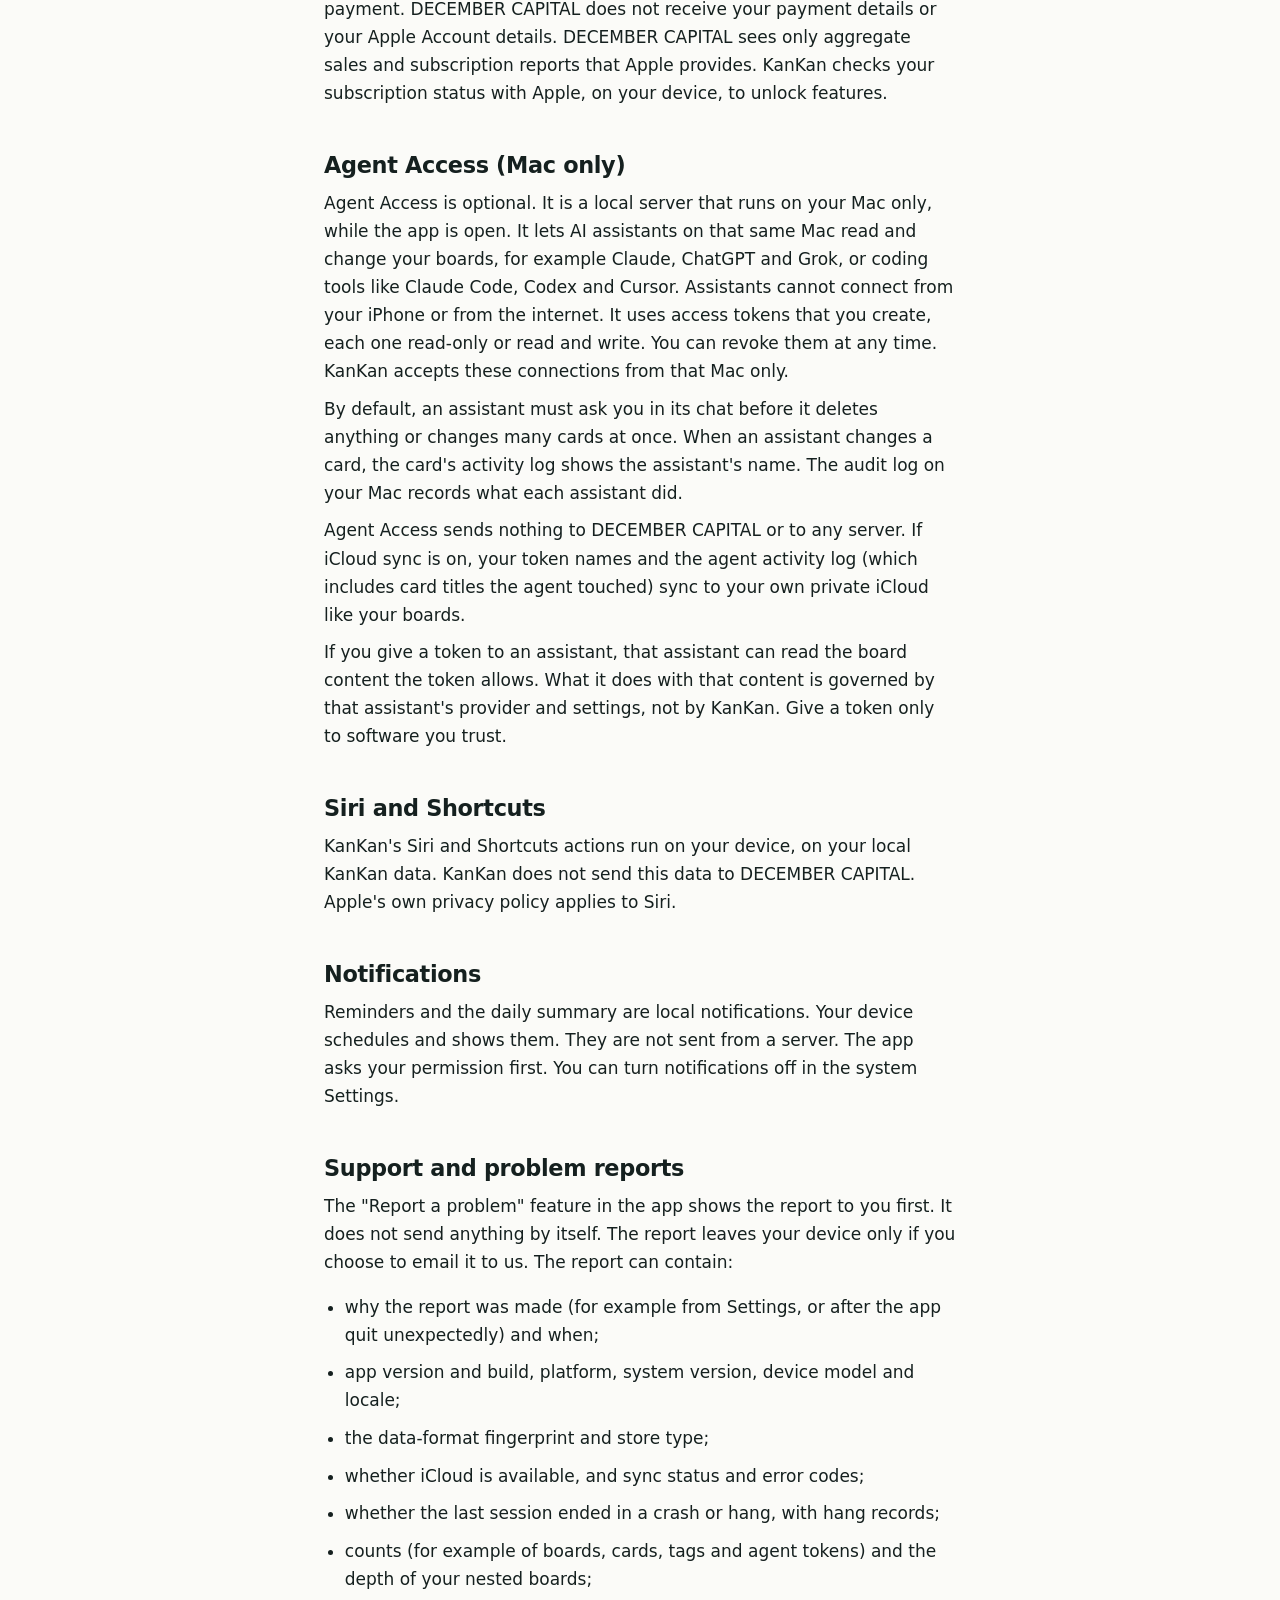
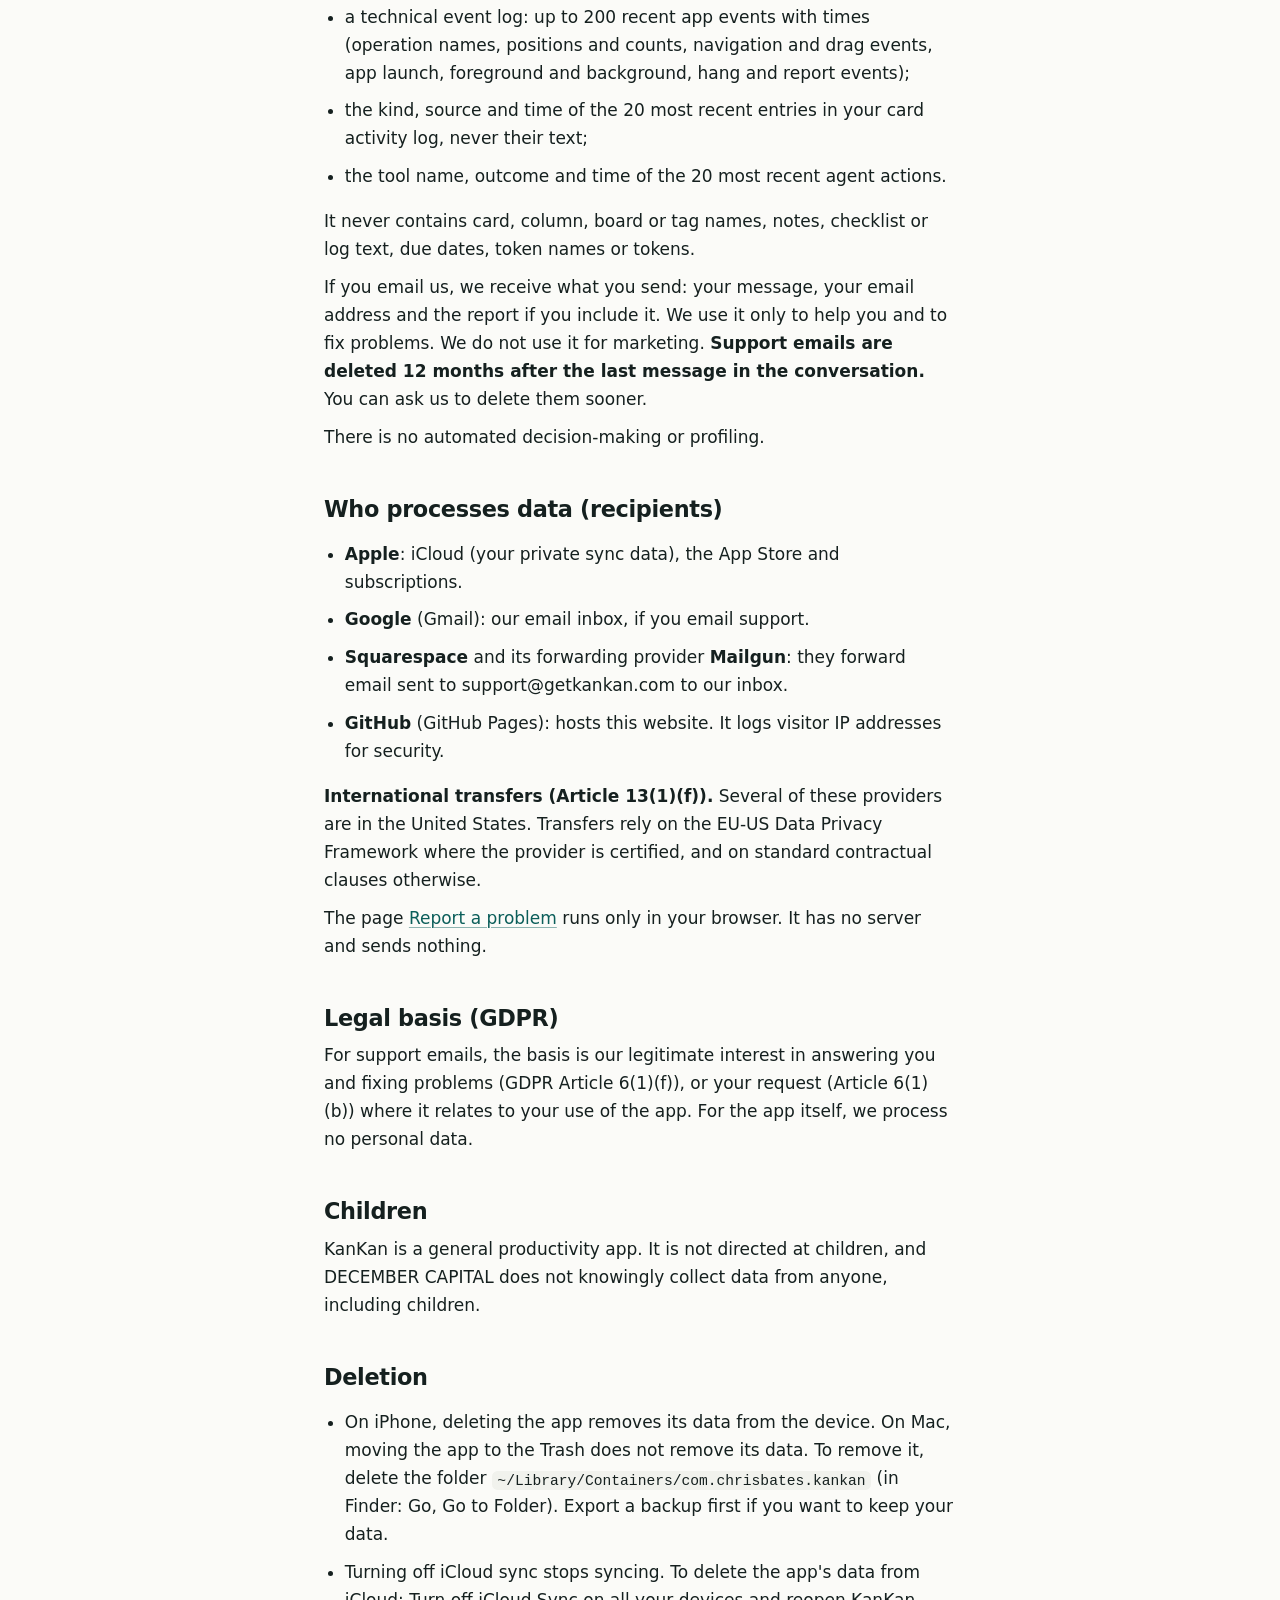
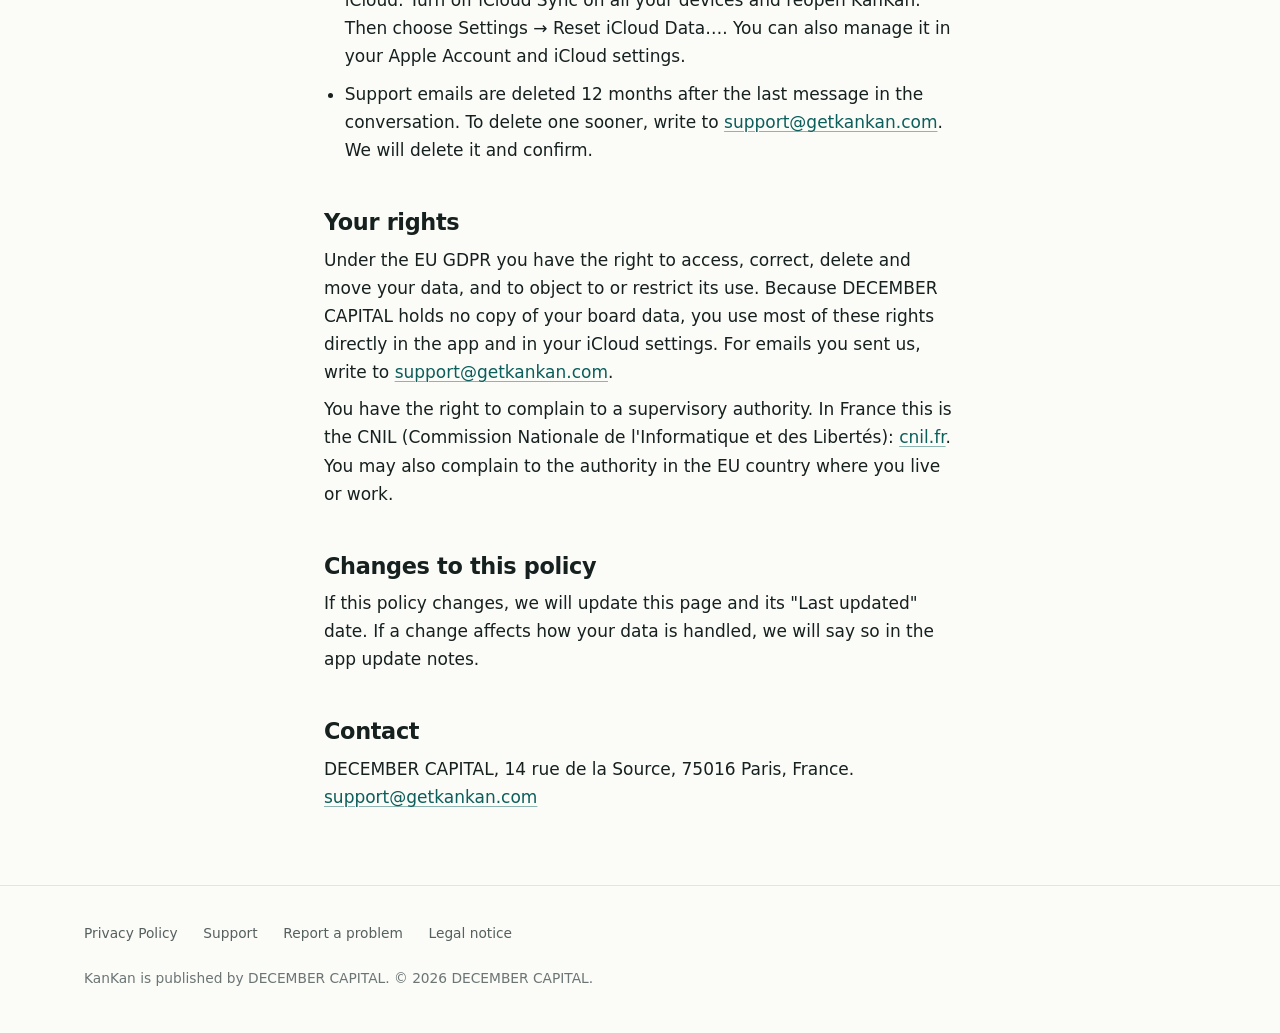
<file: privacy.html>
<!doctype html>
<html lang="en">
<head>
<meta charset="utf-8">
<meta name="viewport" content="width=device-width,initial-scale=1">
<meta name="color-scheme" content="light dark">
<meta http-equiv="Content-Security-Policy" content="default-src 'none'; script-src 'self'; style-src 'self'; img-src 'self'; base-uri 'none'; form-action 'none'">
<meta name="referrer" content="no-referrer">
<title>KanKan Privacy Policy</title>
<meta name="description" content="How KanKan handles your data. The app collects no data.">
<link rel="stylesheet" href="style.css">
</head>
<body>
<div class="wrap">
<header><nav aria-label="Main"><a href="index.html"><strong>KanKan</strong></a> <a href="support.html">Support</a> <a href="contact.html">Report a problem</a> <a href="privacy.html">Privacy</a></nav></header>
<main>
<h1>Privacy Policy</h1>
<p class="meta">Last updated: 2026-11-16</p>
<p class="note"><strong>Short version:</strong> The app collects nothing automatically. Your boards stay on your devices and in your own iCloud. DECEMBER CAPITAL does not receive, see or store them. There is no account, no analytics, no tracking and no ads.</p>

<h2>Who is responsible (controller)</h2>
<p>The controller is DECEMBER CAPITAL, SARL (EURL) with share capital of &euro;1,000, head office 14 rue de la Source, 75016 Paris, France, SIREN 898 168 497, RCS Paris. Contact: <a href="mailto:support@getkankan.com">support@getkankan.com</a>. In this policy, "we", "us" and "our" mean DECEMBER CAPITAL.</p>

<h2>What the app handles, and where it lives</h2>
<p>KanKan handles the content you create: boards, cards, notes, checklists, tags, due dates and settings. It also keeps a card activity log, and on Mac the Agent Access token names and records (the app stores only a hash of each token, never the token itself) and an audit log of what agents did. This data is stored on your device. If you turn on iCloud sync, it is also stored in your own private iCloud (see below). In the App Store privacy details, KanKan is listed as "Data Not Collected". This means the app collects nothing automatically. Reports and emails are only what you choose to send.</p>
<p>The app also keeps diagnostics on your device: a trail of recent actions, a record of the last session and a log of hangs. They are in the app's Application Support folder. They stay on your device unless you send a report.</p>

<h2>What we collect</h2>
<p>From the app: nothing. DECEMBER CAPITAL does not receive your board content, your device details or your usage. KanKan has no analytics, no tracking, no advertising and no third-party SDKs. The app and this website do not use cookies.</p>
<p>The only data DECEMBER CAPITAL receives is what you choose to send by email (see "Support and problem reports").</p>

<h2>iCloud sync</h2>
<p>Sync is optional and off until you turn it on. When on, KanKan stores your data in the private database of your own iCloud account. That data belongs to you and is handled by Apple under your Apple Account. DECEMBER CAPITAL has no access to it. Apple's own privacy policy applies to iCloud.</p>

<h2>Subscriptions</h2>
<p>KanKan Unlimited is an auto-renewing subscription. Apple processes the payment. DECEMBER CAPITAL does not receive your payment details or your Apple Account details. DECEMBER CAPITAL sees only aggregate sales and subscription reports that Apple provides. KanKan checks your subscription status with Apple, on your device, to unlock features.</p>

<h2>Agent Access (Mac only)</h2>
<p>Agent Access is optional. It is a local server that runs on your Mac only, while the app is open. It lets AI assistants on that same Mac read and change your boards, for example Claude, ChatGPT and Grok, or coding tools like Claude Code, Codex and Cursor. Assistants cannot connect from your iPhone or from the internet. It uses access tokens that you create, each one read-only or read and write. You can revoke them at any time. KanKan accepts these connections from that Mac only.</p>
<p>By default, an assistant must ask you in its chat before it deletes anything or changes many cards at once. When an assistant changes a card, the card's activity log shows the assistant's name. The audit log on your Mac records what each assistant did.</p>
<p>Agent Access sends nothing to DECEMBER CAPITAL or to any server. If iCloud sync is on, your token names and the agent activity log (which includes card titles the agent touched) sync to your own private iCloud like your boards.</p>
<p>If you give a token to an assistant, that assistant can read the board content the token allows. What it does with that content is governed by that assistant's provider and settings, not by KanKan. Give a token only to software you trust.</p>

<h2>Siri and Shortcuts</h2>
<p>KanKan's Siri and Shortcuts actions run on your device, on your local KanKan data. KanKan does not send this data to DECEMBER CAPITAL. Apple's own privacy policy applies to Siri.</p>

<h2>Notifications</h2>
<p>Reminders and the daily summary are local notifications. Your device schedules and shows them. They are not sent from a server. The app asks your permission first. You can turn notifications off in the system Settings.</p>

<h2 id="reports">Support and problem reports</h2>
<p>The "Report a problem" feature in the app shows the report to you first. It does not send anything by itself. The report leaves your device only if you choose to email it to us. The report can contain:</p>
<ul>
<li>why the report was made (for example from Settings, or after the app quit unexpectedly) and when;</li>
<li>app version and build, platform, system version, device model and locale;</li>
<li>the data-format fingerprint and store type;</li>
<li>whether iCloud is available, and sync status and error codes;</li>
<li>whether the last session ended in a crash or hang, with hang records;</li>
<li>counts (for example of boards, cards, tags and agent tokens) and the depth of your nested boards;</li>
<li>a technical event log: up to 200 recent app events with times (operation names, positions and counts, navigation and drag events, app launch, foreground and background, hang and report events);</li>
<li>the kind, source and time of the 20 most recent entries in your card activity log, never their text;</li>
<li>the tool name, outcome and time of the 20 most recent agent actions.</li>
</ul>
<p>It never contains card, column, board or tag names, notes, checklist or log text, due dates, token names or tokens.</p>
<p>If you email us, we receive what you send: your message, your email address and the report if you include it. We use it only to help you and to fix problems. We do not use it for marketing. <strong>Support emails are deleted 12 months after the last message in the conversation.</strong> You can ask us to delete them sooner.</p>
<p>There is no automated decision-making or profiling.</p>

<h2>Who processes data (recipients)</h2>
<ul>
<li><strong>Apple</strong>: iCloud (your private sync data), the App Store and subscriptions.</li>
<li><strong>Google</strong> (Gmail): our email inbox, if you email support.</li>
<li><strong>Squarespace</strong> and its forwarding provider <strong>Mailgun</strong>: they forward email sent to support@getkankan.com to our inbox.</li>
<li><strong>GitHub</strong> (GitHub Pages): hosts this website. It logs visitor IP addresses for security.</li>
</ul>
<p><strong>International transfers (Article 13(1)(f)).</strong> Several of these providers are in the United States. Transfers rely on the EU-US Data Privacy Framework where the provider is certified, and on standard contractual clauses otherwise.</p>
<p>The page <a href="contact.html">Report a problem</a> runs only in your browser. It has no server and sends nothing.</p>

<h2>Legal basis (GDPR)</h2>
<p>For support emails, the basis is our legitimate interest in answering you and fixing problems (GDPR Article 6(1)(f)), or your request (Article 6(1)(b)) where it relates to your use of the app. For the app itself, we process no personal data.</p>

<h2>Children</h2>
<p>KanKan is a general productivity app. It is not directed at children, and DECEMBER CAPITAL does not knowingly collect data from anyone, including children.</p>

<h2>Deletion</h2>
<ul>
<li>On iPhone, deleting the app removes its data from the device. On Mac, moving the app to the Trash does not remove its data. To remove it, delete the folder <code>~/Library/Containers/com.chrisbates.kankan</code> (in Finder: Go, Go to Folder). Export a backup first if you want to keep your data.</li>
<li>Turning off iCloud sync stops syncing. To delete the app's data from iCloud: Turn off iCloud Sync on all your devices and reopen KanKan. Then choose Settings &rarr; Reset iCloud Data&hellip;. You can also manage it in your Apple Account and iCloud settings.</li>
<li>Support emails are deleted 12 months after the last message in the conversation. To delete one sooner, write to <a href="mailto:support@getkankan.com">support@getkankan.com</a>. We will delete it and confirm.</li>
</ul>

<h2>Your rights</h2>
<p>Under the EU GDPR you have the right to access, correct, delete and move your data, and to object to or restrict its use. Because DECEMBER CAPITAL holds no copy of your board data, you use most of these rights directly in the app and in your iCloud settings. For emails you sent us, write to <a href="mailto:support@getkankan.com">support@getkankan.com</a>.</p>
<p>You have the right to complain to a supervisory authority. In France this is the CNIL (Commission Nationale de l'Informatique et des Libert&eacute;s): <a href="https://www.cnil.fr/">cnil.fr</a>. You may also complain to the authority in the EU country where you live or work.</p>

<h2>Changes to this policy</h2>
<p>If this policy changes, we will update this page and its "Last updated" date. If a change affects how your data is handled, we will say so in the app update notes.</p>

<h2>Contact</h2>
<p>DECEMBER CAPITAL, 14 rue de la Source, 75016 Paris, France. <a href="mailto:support@getkankan.com">support@getkankan.com</a></p>
</main>
<footer><a href="privacy.html">Privacy Policy</a><a href="support.html">Support</a><a href="contact.html">Report a problem</a><a href="mentions-legales.html">Legal notice</a><p>KanKan is published by DECEMBER CAPITAL. &copy; 2026 DECEMBER CAPITAL.</p></footer>
</div>
</body>
</html>
</file>
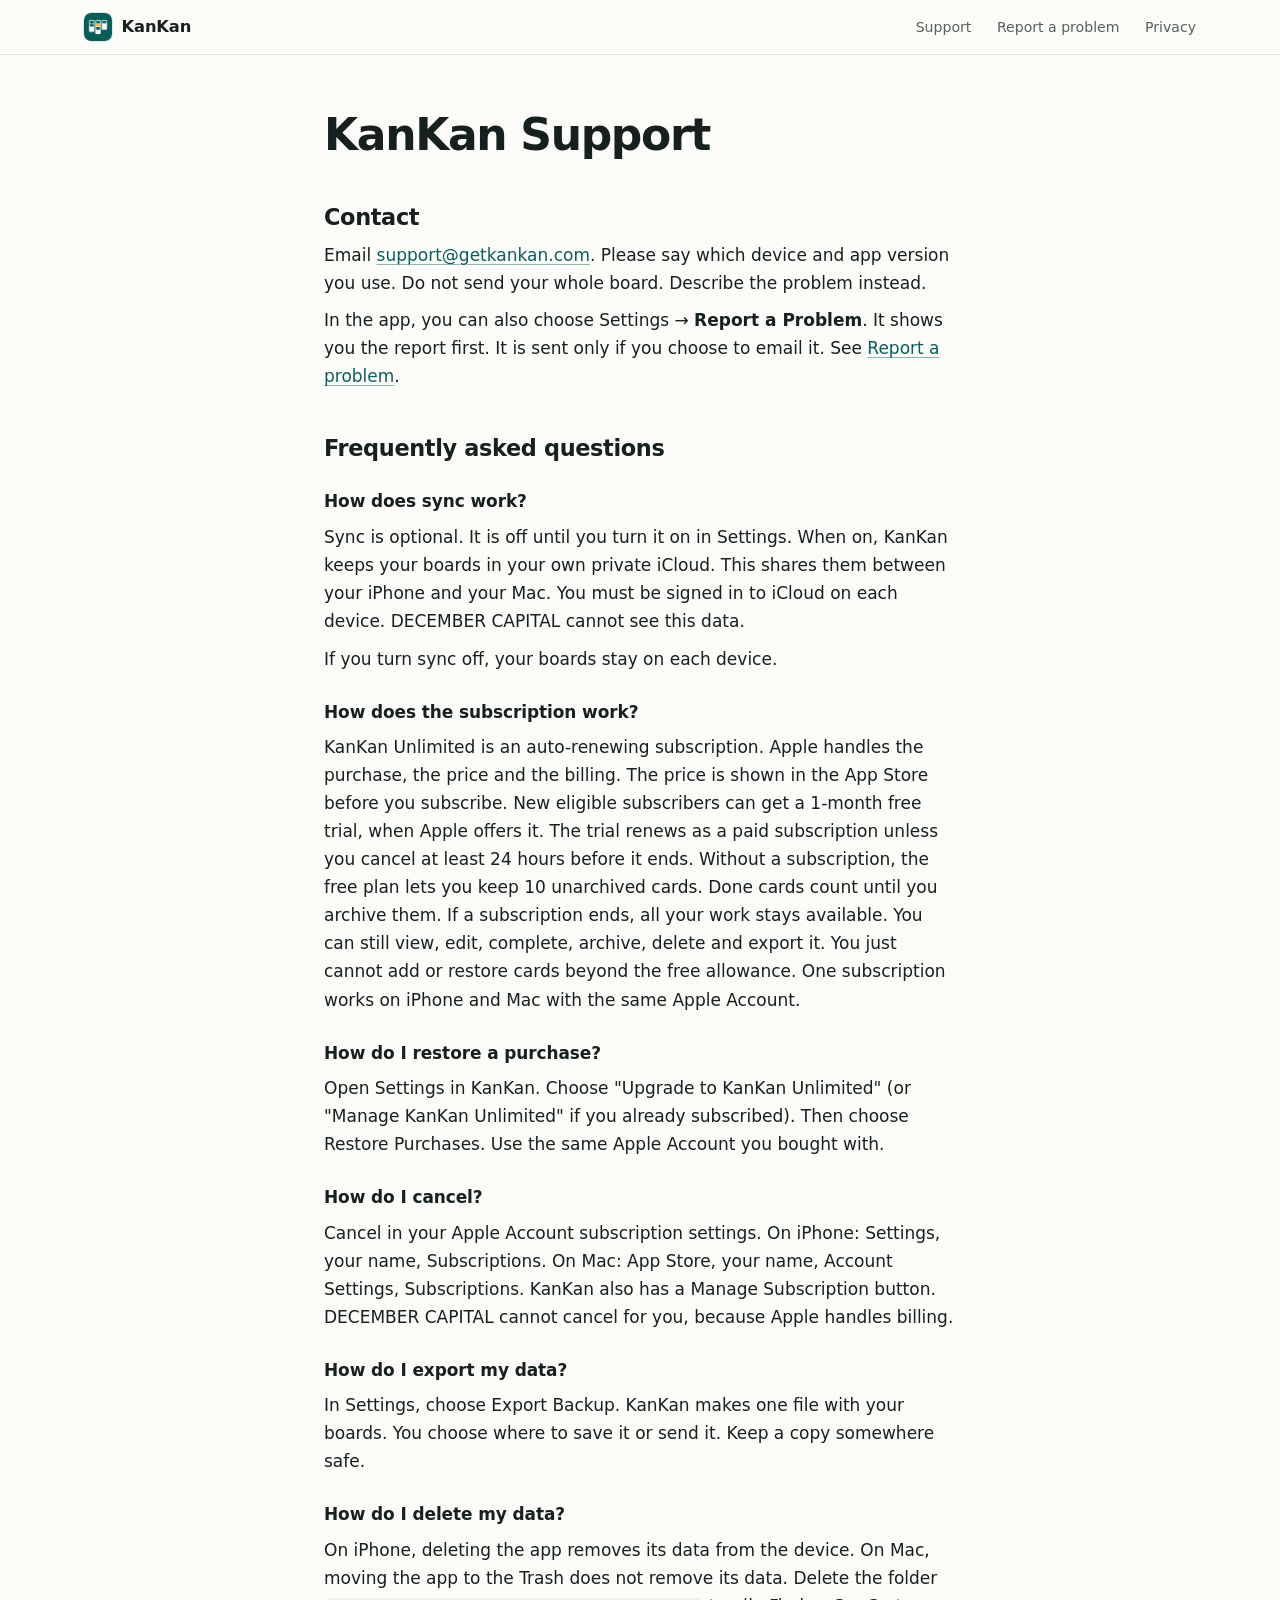
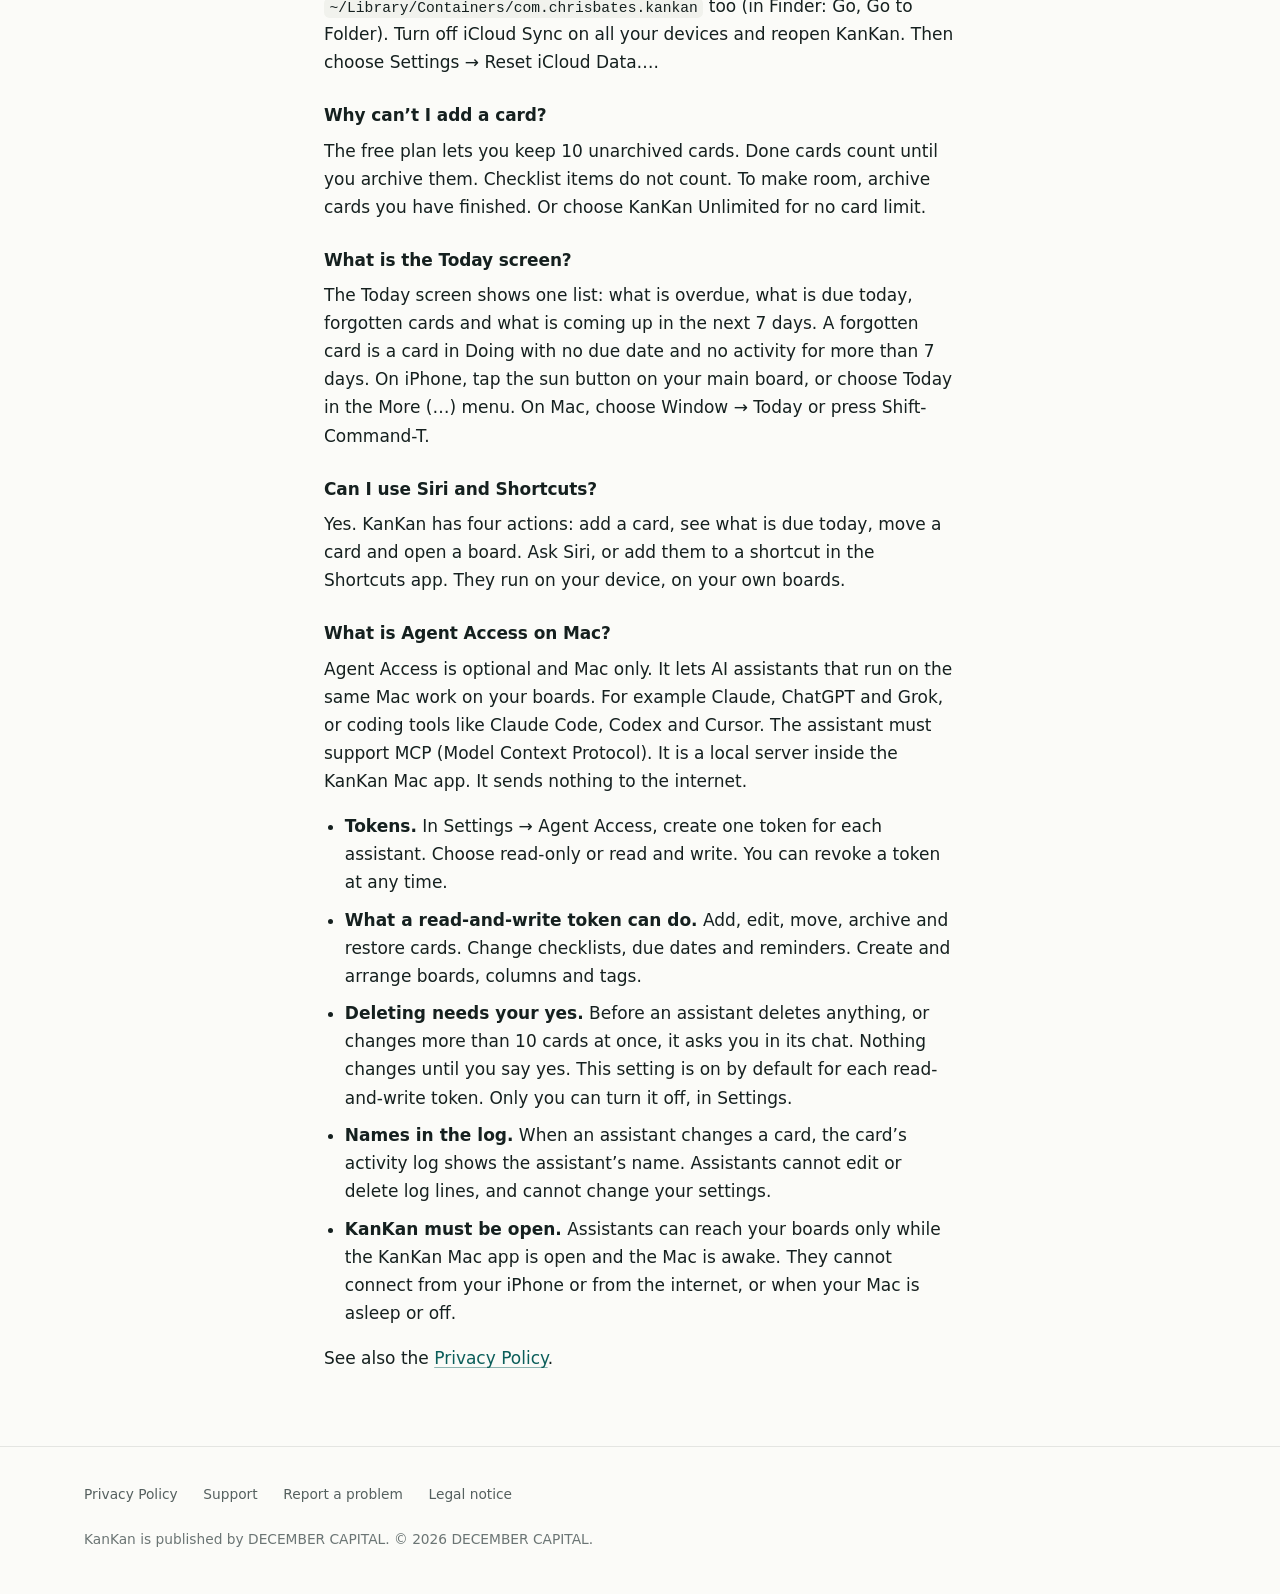
<file: support.html>
<!doctype html>
<html lang="en">
<head>
<meta charset="utf-8">
<meta name="viewport" content="width=device-width,initial-scale=1">
<meta name="color-scheme" content="light dark">
<meta http-equiv="Content-Security-Policy" content="default-src 'none'; script-src 'self'; style-src 'self'; img-src 'self'; base-uri 'none'; form-action 'none'">
<meta name="referrer" content="no-referrer">
<title>KanKan Support</title>
<meta name="description" content="How to get help with KanKan: email, sync, subscription, the card limit, the Today screen, Siri and Shortcuts, Agent Access and data export.">
<link rel="stylesheet" href="style.css">
</head>
<body>
<div class="wrap">
<header><nav aria-label="Main"><a href="index.html"><strong>KanKan</strong></a> <a href="support.html">Support</a> <a href="contact.html">Report a problem</a> <a href="privacy.html">Privacy</a></nav></header>
<main>
<h1>KanKan Support</h1>
<h2>Contact</h2>
<p>Email <a href="mailto:support@getkankan.com">support@getkankan.com</a>. Please say which device and app version you use. Do not send your whole board. Describe the problem instead.</p>
<p>In the app, you can also choose Settings &rarr; <strong>Report a Problem</strong>. It shows you the report first. It is sent only if you choose to email it. See <a href="contact.html">Report a problem</a>.</p>

<h2>Frequently asked questions</h2>

<h3>How does sync work?</h3>
<p>Sync is optional. It is off until you turn it on in Settings. When on, KanKan keeps your boards in your own private iCloud. This shares them between your iPhone and your Mac. You must be signed in to iCloud on each device. DECEMBER CAPITAL cannot see this data.</p>
<p>If you turn sync off, your boards stay on each device.</p>

<h3>How does the subscription work?</h3>
<p>KanKan Unlimited is an auto-renewing subscription. Apple handles the purchase, the price and the billing. The price is shown in the App Store before you subscribe. New eligible subscribers can get a 1-month free trial, when Apple offers it. The trial renews as a paid subscription unless you cancel at least 24 hours before it ends. Without a subscription, the free plan lets you keep 10 unarchived cards. Done cards count until you archive them. If a subscription ends, all your work stays available. You can still view, edit, complete, archive, delete and export it. You just cannot add or restore cards beyond the free allowance. One subscription works on iPhone and Mac with the same Apple Account.</p>

<h3>How do I restore a purchase?</h3>
<p>Open Settings in KanKan. Choose "Upgrade to KanKan Unlimited" (or "Manage KanKan Unlimited" if you already subscribed). Then choose Restore Purchases. Use the same Apple Account you bought with.</p>

<h3>How do I cancel?</h3>
<p>Cancel in your Apple Account subscription settings. On iPhone: Settings, your name, Subscriptions. On Mac: App Store, your name, Account Settings, Subscriptions. KanKan also has a Manage Subscription button. DECEMBER CAPITAL cannot cancel for you, because Apple handles billing.</p>

<h3>How do I export my data?</h3>
<p>In Settings, choose Export Backup. KanKan makes one file with your boards. You choose where to save it or send it. Keep a copy somewhere safe.</p>

<h3>How do I delete my data?</h3>
<p>On iPhone, deleting the app removes its data from the device. On Mac, moving the app to the Trash does not remove its data. Delete the folder <code>~/Library/Containers/com.chrisbates.kankan</code> too (in Finder: Go, Go to Folder). Turn off iCloud Sync on all your devices and reopen KanKan. Then choose Settings &rarr; Reset iCloud Data&hellip;.</p>

<h3>Why can&rsquo;t I add a card?</h3>
<p>The free plan lets you keep 10 unarchived cards. Done cards count until you archive them. Checklist items do not count. To make room, archive cards you have finished. Or choose KanKan Unlimited for no card limit.</p>

<h3>What is the Today screen?</h3>
<p>The Today screen shows one list: what is overdue, what is due today, forgotten cards and what is coming up in the next 7 days. A forgotten card is a card in Doing with no due date and no activity for more than 7 days. On iPhone, tap the sun button on your main board, or choose Today in the More (&hellip;) menu. On Mac, choose Window &rarr; Today or press Shift-Command-T.</p>

<h3>Can I use Siri and Shortcuts?</h3>
<p>Yes. KanKan has four actions: add a card, see what is due today, move a card and open a board. Ask Siri, or add them to a shortcut in the Shortcuts app. They run on your device, on your own boards.</p>

<h3 id="agent-access">What is Agent Access on Mac?</h3>
<p>Agent Access is optional and Mac only. It lets AI assistants that run on the same Mac work on your boards. For example Claude, ChatGPT and Grok, or coding tools like Claude Code, Codex and Cursor. The assistant must support MCP (Model Context Protocol). It is a local server inside the KanKan Mac app. It sends nothing to the internet.</p>
<ul>
<li><strong>Tokens.</strong> In Settings &rarr; Agent Access, create one token for each assistant. Choose read-only or read and write. You can revoke a token at any time.</li>
<li><strong>What a read-and-write token can do.</strong> Add, edit, move, archive and restore cards. Change checklists, due dates and reminders. Create and arrange boards, columns and tags.</li>
<li><strong>Deleting needs your yes.</strong> Before an assistant deletes anything, or changes more than 10 cards at once, it asks you in its chat. Nothing changes until you say yes. This setting is on by default for each read-and-write token. Only you can turn it off, in Settings.</li>
<li><strong>Names in the log.</strong> When an assistant changes a card, the card&rsquo;s activity log shows the assistant&rsquo;s name. Assistants cannot edit or delete log lines, and cannot change your settings.</li>
<li><strong>KanKan must be open.</strong> Assistants can reach your boards only while the KanKan Mac app is open and the Mac is awake. They cannot connect from your iPhone or from the internet, or when your Mac is asleep or off.</li>
</ul>

<p>See also the <a href="privacy.html">Privacy Policy</a>.</p>
</main>
<footer><a href="privacy.html">Privacy Policy</a><a href="support.html">Support</a><a href="contact.html">Report a problem</a><a href="mentions-legales.html">Legal notice</a><p>KanKan is published by DECEMBER CAPITAL. &copy; 2026 DECEMBER CAPITAL.</p></footer>
</div>
</body>
</html>
</file>
<file: style.css>
/* KanKan website. One shared stylesheet. No external fonts or assets. */

:root{
  --bg:#fbfbf8;--bg-elev:#ffffff;--fg:#15201f;--muted:#55605f;--faint:#6b7574;
  --brand:#0b5e5a;--brand-ink:#fafaf6;--brand-soft:rgba(11,94,90,.08);
  --accent:#ffb03a;--accent-soft:rgba(255,176,58,.2);--accent-ink:#8a5300;
  --link:#0b5e5a;--focus:#0b7c76;
  --rule:rgba(21,32,31,.1);--card:#f1f2ed;
  --shadow:0 1px 2px rgba(11,42,40,.05),0 8px 24px -10px rgba(11,42,40,.14);
  --error:#b3261e;--ok:#1e7a3a;--field:#fff;
  --header-bg:rgba(251,251,248,.78);
  --radius:1.1rem;--max:72rem;
  color-scheme:light dark;
}
@media (prefers-color-scheme:dark){:root{
  --bg:#0c1312;--bg-elev:#141d1c;--fg:#ecf1ef;--muted:#a3b0ae;--faint:#83908e;
  --brand:#0e5a56;--brand-ink:#f4f7f5;--brand-soft:rgba(94,208,197,.1);
  --accent:#ffb03a;--accent-soft:rgba(255,176,58,.16);--accent-ink:#ffc46b;
  --link:#6fd3c8;--focus:#6fd3c8;
  --rule:rgba(236,241,239,.1);--card:#162120;
  --shadow:0 1px 2px rgba(0,0,0,.3),0 10px 28px -12px rgba(0,0,0,.55);
  --error:#ff8a80;--ok:#7ddc94;--field:#141d1c;
  --header-bg:rgba(12,19,18,.72);
}}

*{box-sizing:border-box}
html{-webkit-text-size-adjust:100%;text-size-adjust:100%;scroll-padding-top:4.5rem}
@media (prefers-reduced-motion:no-preference){html{scroll-behavior:smooth}}
body{margin:0;background:var(--bg);color:var(--fg);font:17px/1.65 system-ui,-apple-system,BlinkMacSystemFont,"Segoe UI",Roboto,"Helvetica Neue",sans-serif;-webkit-font-smoothing:antialiased;-moz-osx-font-smoothing:grayscale;overflow-x:clip;text-rendering:optimizeLegibility}
img,svg,video{display:block;max-width:100%}

/* Page column (legal, support, contact, 404) */
.wrap{max-width:42rem;margin:0 auto;padding:0 1.25rem 0}
main{padding:2.5rem 0 4rem}

/* Type */
h1{font-size:clamp(2.1rem,5.5vw,2.75rem);line-height:1.08;letter-spacing:-.03em;font-weight:700;margin:1rem 0 1rem}
h2{font-size:1.4rem;line-height:1.25;letter-spacing:-.015em;font-weight:650;margin:2.75rem 0 .6rem}
h3{font-size:1.06rem;line-height:1.35;letter-spacing:-.005em;font-weight:620;margin:1.75rem 0 .3rem}
p,li{margin:.6rem 0}
ul,ol{padding-left:1.3rem}
strong{font-weight:620}
a{color:var(--link);text-decoration-thickness:.07em;text-underline-offset:.18em;text-decoration-color:color-mix(in srgb,currentColor 45%,transparent)}
a:hover{text-decoration-color:currentColor}
code{font-family:ui-monospace,SFMono-Regular,Menlo,monospace;font-size:.86em;background:var(--card);border-radius:.35rem;padding:.12em .38em;word-break:break-word}
.lead{font-size:1.2rem;line-height:1.55;color:var(--muted)}
.meta{color:var(--muted);font-size:.9rem}
.note{background:var(--card);border:1px solid var(--rule);border-radius:var(--radius);padding:.35rem 1.25rem}
p.note{padding:1rem 1.25rem}

/* Focus */
:focus{outline:none}
:focus-visible{outline:3px solid var(--focus);outline-offset:3px;border-radius:.3rem}
.badge:focus,a:focus-visible{outline:3px solid var(--focus);outline-offset:3px}

.skip{position:absolute;left:1rem;top:-4rem;z-index:50;background:var(--bg-elev);color:var(--fg);padding:.6rem 1rem;border-radius:.6rem;box-shadow:var(--shadow)}
.skip:focus{top:.6rem}

/* Header: full width bar on every page, content on a 72rem column */
header{position:sticky;top:0;z-index:20;margin-inline:calc(50% - 50vw);padding-inline:max(1.25rem,calc(50vw - var(--max) / 2 + 1.25rem));background:var(--header-bg);-webkit-backdrop-filter:saturate(180%) blur(18px);backdrop-filter:saturate(180%) blur(18px);border-bottom:1px solid var(--rule)}
header nav{display:flex;align-items:center;gap:1.6rem;min-height:3.4rem;font-size:.88rem;border:0;margin:0;padding:0}
header nav a{color:var(--muted);text-decoration:none;margin:0;transition:color .15s}
header nav a:hover{color:var(--fg)}
header nav a:first-child{display:inline-flex;align-items:center;gap:.6rem;margin-right:auto;color:var(--fg);font-size:1.02rem;letter-spacing:-.01em}
header nav a:first-child strong{font-weight:680}
header nav a:first-child::before{content:"";flex:none;width:1.75rem;height:1.75rem;border-radius:.45rem;background:url(img/kankan-icon-128.png) center/cover no-repeat;box-shadow:0 0 0 1px var(--rule)}
@media (max-width:30rem){
  header nav{gap:1.05rem;font-size:.84rem}
  header nav a:first-child strong{position:absolute;width:1px;height:1px;overflow:hidden;clip:rect(0 0 0 0);clip-path:inset(50%);white-space:nowrap}
}

/* Footer */
footer{margin-inline:calc(50% - 50vw);padding:2.25rem max(1.25rem,calc(50vw - var(--max) / 2 + 1.25rem)) 2.75rem;border-top:1px solid var(--rule);display:flex;flex-wrap:wrap;gap:.5rem 1.6rem;color:var(--muted);font-size:.86rem}
footer a{color:var(--muted);text-decoration:none;margin:0}
footer a:hover{color:var(--fg);text-decoration:underline}
footer p{flex-basis:100%;margin:.9rem 0 0;color:var(--faint)}

/* Legacy */
.badge{display:inline-block;margin:1rem 0;padding:.7rem 1.2rem;border:2px solid var(--fg);border-radius:.6rem;font-weight:600;text-decoration:none;color:var(--fg)}

/* ---------- Contact form (contact.html + contact.js) ---------- */
.field{display:flex;flex-direction:column;gap:.35rem;margin:1.2rem 0}
.field label,legend{font-weight:620}
textarea,input[type=email]{width:100%;font:inherit;color:var(--fg);background:var(--field);border:1px solid color-mix(in srgb,var(--muted) 55%,transparent);border-radius:.7rem;padding:.65rem .8rem}
textarea{min-height:10rem;resize:vertical}
fieldset.kind{border:0;margin:1.2rem 0 0;padding:0}
.check{display:flex;align-items:center;gap:.5rem;margin:.4rem 0;font-weight:400}
.check input{width:1.15rem;height:1.15rem;margin:0;accent-color:var(--brand)}
.button{font:inherit;font-weight:620;color:var(--brand-ink);background:var(--brand);border:1.5px solid var(--brand);border-radius:999px;padding:.6rem 1.5rem;cursor:pointer;min-height:44px;transition:filter .15s}
.button:hover{filter:brightness(1.1)}
.button:disabled{opacity:.55;cursor:progress}
.button.secondary{color:var(--fg);background:transparent;border-color:color-mix(in srgb,var(--fg) 30%,transparent)}
textarea:focus,input:focus,.button:focus,summary:focus,.report-text:focus,#done-heading:focus{outline:3px solid var(--focus);outline-offset:2px}
.status{min-height:1.6em}
.status-error{color:var(--error);font-weight:620}
.report-box{padding:.5rem 1.25rem 1.1rem;margin:1.4rem 0}
.report-box h2{margin-top:.7rem;font-size:1.12rem}
summary{cursor:pointer;color:var(--link)}
.report-text{white-space:pre-wrap;word-break:break-word;max-height:20rem;overflow:auto;font-size:.85rem;background:var(--bg);border:1px solid var(--rule);border-radius:.6rem;padding:.7rem}
.reference{font-family:ui-monospace,SFMono-Regular,Menlo,monospace}
[hidden]{display:none!important}
.ph{background:#fff3b0;color:#000;padding:0 .2em;border-radius:.2em}
.actions{display:flex;flex-wrap:wrap;gap:.7rem;margin:1rem 0}

/* ====================== Home page ====================== */
.home .wrap{max-width:none;padding:0}
.home main{padding:0}
.inner{max-width:var(--max);margin:0 auto;padding:0 1.25rem}
.home section{position:relative}
.eyebrow{font-size:.8rem;font-weight:650;letter-spacing:.09em;text-transform:uppercase;color:var(--link);margin:0 0 .9rem}
.home h2{font-size:clamp(1.85rem,4.2vw,2.75rem);line-height:1.1;letter-spacing:-.03em;font-weight:700;margin:0 0 1rem;max-width:22ch}

/* Hero */
.hero{padding:clamp(2.5rem,7vw,5.5rem) 0 clamp(3rem,7vw,6rem);overflow:hidden;isolation:isolate}
.hero::before{content:"";position:absolute;inset:-20% -10% auto;height:120%;z-index:-1;
  background:radial-gradient(42rem 28rem at 78% 30%,rgba(11,94,90,.16),transparent 70%),radial-gradient(26rem 18rem at 92% 75%,rgba(255,176,58,.16),transparent 70%),radial-gradient(30rem 20rem at 8% 10%,rgba(11,94,90,.06),transparent 70%)}
@media (prefers-color-scheme:dark){.hero::before{background:radial-gradient(42rem 28rem at 78% 30%,rgba(63,183,174,.2),transparent 70%),radial-gradient(26rem 18rem at 92% 75%,rgba(255,176,58,.1),transparent 70%),radial-gradient(30rem 20rem at 8% 10%,rgba(63,183,174,.07),transparent 70%)}}
.hero-grid{display:grid;grid-template-columns:minmax(0,1.15fr) minmax(0,.85fr);gap:clamp(2rem,5vw,4rem);align-items:center}
.hero h1{font-size:clamp(2.2rem,4.7vw,3.75rem);line-height:1.05;letter-spacing:-.04em;font-weight:750;margin:0 0 1rem;max-width:16ch}
.subline{font-size:clamp(1.2rem,2vw,1.5rem);line-height:1.3;max-width:30ch;letter-spacing:-.02em;font-weight:620;color:var(--fg);margin:0 0 1.4rem;opacity:.72}
.brandword{color:var(--brand);background:linear-gradient(100deg,#0b5e5a 10%,#13857e 90%);-webkit-background-clip:text;background-clip:text;-webkit-text-fill-color:transparent}
@media (prefers-color-scheme:dark){.brandword{background:linear-gradient(100deg,#6fd3c8 10%,#a6e6dd 90%);-webkit-background-clip:text;background-clip:text}}
.hero .lead{font-size:clamp(1.12rem,1.8vw,1.3rem);max-width:34rem;margin:0 0 2rem}
.cta-row{display:flex;flex-wrap:wrap;align-items:center;gap:1rem 1.6rem}
.soon{display:inline-flex;align-items:center;gap:.65rem;margin:0;padding:.8rem 1.35rem;border-radius:999px;background:var(--fg);color:var(--bg);font-weight:620;font-size:1rem;letter-spacing:-.005em;box-shadow:var(--shadow)}
.soon{text-decoration:none}.soon:hover{opacity:.9}
.soon .dot{width:.55rem;height:.55rem;border-radius:50%;background:var(--accent);box-shadow:0 0 0 4px rgba(255,176,58,.28)}
.textlink{font-weight:600;text-decoration:none}
.textlink:hover{text-decoration:underline}
.hero-facts{list-style:none;padding:0;margin:2.2rem 0 0;display:flex;flex-wrap:wrap;gap:.5rem 1.4rem;color:var(--muted);font-size:.92rem}
.hero-facts li{margin:0;display:flex;align-items:center;gap:.45rem}
.hero-facts li::before{content:"";width:1rem;height:1rem;flex:none;border-radius:50%;background:var(--brand-soft) url(img/check.svg) center/100% no-repeat}

/* Phone frame + video slot */
.device{margin:0;display:flex;justify-content:center}
.phone{position:relative;width:min(19.5rem,74vw);padding:.62rem;border-radius:3.2rem;background:linear-gradient(145deg,#2b3231,#0d1111 45%,#1f2524);box-shadow:inset 0 0 0 1.5px rgba(255,255,255,.12),0 0 0 1px rgba(0,0,0,.35),0 50px 90px -30px rgba(11,60,57,.55),0 30px 50px -30px rgba(0,0,0,.45)}
.phone::before{content:"";position:absolute;right:-3px;top:24%;width:3px;height:12%;border-radius:0 3px 3px 0;background:#1a1f1f}
.screen{position:relative;aspect-ratio:1320/2868;border-radius:2.6rem;overflow:hidden;background:#f4f4ef;transform:translateZ(0)}
.screen img,.screen video{position:absolute;inset:0;width:100%;height:100%;object-fit:cover}
.screen picture{position:absolute;inset:0}
html:not(.js) .screen video{display:none}
.screen video{opacity:0;transition:opacity .3s}
.screen video.is-live{opacity:1}
.device{flex-direction:column;align-items:center;gap:1rem}
.vbtn{display:inline-flex;align-items:center;gap:.5rem;font:inherit;font-size:.82rem;font-weight:600;color:var(--muted);background:var(--bg-elev);border:1px solid var(--rule);border-radius:999px;padding:.4rem .85rem .4rem .65rem;min-height:2.25rem;cursor:pointer;box-shadow:var(--shadow)}
.vbtn:hover{color:var(--fg)}
.vbtn-icon{width:.8rem;height:.8rem;background:linear-gradient(90deg,currentColor 0 35%,transparent 35% 65%,currentColor 65%)}
.vbtn.is-paused .vbtn-icon{background:currentColor;clip-path:polygon(10% 0,100% 50%,10% 100%)}
.vh{position:absolute;width:1px;height:1px;overflow:hidden;clip:rect(0 0 0 0);clip-path:inset(50%);white-space:nowrap}

/* How it works */
.how{padding:clamp(4rem,9vw,7.5rem) 0;border-top:1px solid var(--rule)}
.section-lead{color:var(--muted);font-size:1.1rem;margin:0;max-width:36rem}
.walk{list-style:none;counter-reset:step;padding:0;margin:3rem 0 0;display:grid;grid-template-columns:repeat(4,minmax(0,1fr));gap:2rem 1.5rem}
.walk li{counter-increment:step;margin:0}
.walk h3{margin:1.4rem 0 .35rem;font-size:1.08rem;display:flex;align-items:baseline;gap:.55rem}
.walk h3::before{content:counter(step);flex:none;display:inline-grid;place-items:center;width:1.55rem;height:1.55rem;border-radius:50%;background:var(--brand-soft);color:var(--link);font-size:.78rem;font-weight:700;transform:translateY(-.1rem)}
.walk p{margin:0;color:var(--muted);font-size:.95rem;line-height:1.55}
.mini-phone{margin:0;padding:.38rem;border-radius:1.9rem;background:linear-gradient(145deg,#2b3231,#0d1111 45%,#1f2524);box-shadow:inset 0 0 0 1px rgba(255,255,255,.12),0 24px 44px -24px rgba(11,60,57,.5),0 12px 24px -16px rgba(0,0,0,.35);max-width:15rem}
.mini-phone img{width:100%;height:auto;border-radius:1.55rem;background:#f2f2f7}
@media (prefers-color-scheme:dark){.mini-phone img{background:#000}.mini-phone,.phone{outline:1px solid rgba(255,255,255,.1);outline-offset:0}}


/* Activity log */
.activity{padding:clamp(4rem,9vw,7rem) 0;border-top:1px solid var(--rule)}
.act-grid{display:grid;grid-template-columns:minmax(0,1fr) minmax(0,1fr);gap:clamp(2rem,5vw,4.5rem);align-items:center}
.act-list{list-style:none;padding:0;margin:2rem 0 1.5rem;display:grid;gap:1rem}
.act-list li{margin:0;padding-left:1.6rem;position:relative;color:var(--muted)}
.act-list li::before{content:"";position:absolute;left:0;top:.5rem;width:.6rem;height:.6rem;border-radius:50%;background:var(--accent);box-shadow:0 0 0 4px var(--accent-soft)}
.act-list strong{color:var(--fg)}
.act-copy .meta{max-width:30rem}
.act-shots{display:flex;justify-content:center}
.act-shots .mini-phone{width:100%;max-width:17rem}
.assistants-shot{margin-top:2.5rem}
.walk-2{grid-template-columns:repeat(2,minmax(0,17rem));gap:2rem 4rem}
.activity{border-top:0;padding-top:clamp(1rem,3vw,2rem)}
.feature-grid.fg-4{grid-template-columns:repeat(4,minmax(0,1fr))}
.how .inner{display:grid;grid-template-columns:minmax(0,1fr) auto;column-gap:clamp(2rem,5vw,4.5rem);align-items:start}
.how .inner>*:not(.walk){grid-column:1}
.how .inner{grid-template-rows:auto auto auto auto 1fr}
.how .walk-2{grid-column:2;grid-row:1 / span 5;margin:0}
.how .section-lead+.section-lead{margin-top:.9rem}
.how .eyebrow{margin-top:4rem}
.bigger{padding:clamp(4rem,9vw,7rem) 0;border-top:1px solid var(--rule)}
.pair{display:grid;grid-template-columns:repeat(2,minmax(0,1fr));gap:1.5rem;margin:3rem 0 1rem}
.pair-item{display:grid;grid-template-columns:minmax(0,11.5rem) minmax(0,1fr);gap:1.75rem;align-items:center;padding:clamp(1.25rem,2.5vw,2rem);border-radius:1.6rem;background:var(--card);border:1px solid var(--rule)}
.pair-item h3{margin:0 0 .45rem;font-size:1.2rem;letter-spacing:-.015em}
.pair-item p{margin:0;color:var(--muted);font-size:.97rem;line-height:1.55}
.pair-1{grid-template-columns:1fr}
.pair-1 .pair-item{grid-template-columns:minmax(0,13rem) minmax(0,1fr);gap:clamp(2rem,6vw,5rem);padding:clamp(1.5rem,4vw,3rem) clamp(1.5rem,5vw,4rem)}
.pair-1 .pair-item h3{font-size:clamp(1.35rem,2.4vw,1.75rem);letter-spacing:-.025em;margin-bottom:.7rem}
.pair-1 .pair-item p{font-size:1.05rem;max-width:34rem}
.focus-sec{border-top:1px solid var(--rule);padding-top:clamp(4rem,9vw,7rem)}
.nest2{display:grid;grid-template-columns:minmax(0,13rem) auto minmax(0,13rem) minmax(0,1fr);gap:1.5rem 2rem;align-items:center;margin:3rem 0 1.5rem;padding:clamp(1.5rem,4vw,3rem);border-radius:1.75rem;background:var(--card);border:1px solid var(--rule)}
.nest-step{margin:0}
.nest-step figcaption{margin-top:1rem;font-size:.9rem;line-height:1.45;color:var(--muted);text-align:center}
.nest-arrow{display:flex;flex-direction:column;align-items:center;gap:.5rem;max-width:7.5rem;text-align:center;color:var(--link);font-size:.78rem;font-weight:650;line-height:1.3}
.nest-text{padding-left:clamp(0rem,2vw,1.5rem)}
.nest-text h3{margin:0 0 .6rem;font-size:clamp(1.3rem,2.2vw,1.6rem);letter-spacing:-.025em}
.nest-text p{margin:0;color:var(--muted)}
.hl{position:relative}
.hl .ring{position:absolute;left:49.848%;top:16.981%;width:39.318%;height:6.311%;border-radius:5% / 14.4%;box-shadow:0 0 0 2px var(--accent),0 0 0 6px var(--accent-soft);pointer-events:none}
.tagline{font-size:clamp(1.3rem,2.6vw,1.6rem);font-weight:620;letter-spacing:-.02em;color:var(--link);margin:0 0 .6rem}

/* Features */
.features{padding:clamp(4rem,9vw,7.5rem) 0;background:linear-gradient(180deg,transparent,var(--card) 40%,transparent)}
.feature-grid{list-style:none;padding:0;margin:3rem 0 0;display:grid;grid-template-columns:repeat(3,minmax(0,1fr));gap:1rem}
.feature-grid li{margin:0;padding:1.5rem 1.4rem 1.6rem;background:var(--bg-elev);border:1px solid var(--rule);border-radius:var(--radius);box-shadow:var(--shadow)}
.feature-grid h3{margin:1rem 0 .4rem;font-size:1.05rem}
.feature-grid p{margin:0;color:var(--muted);font-size:.95rem;line-height:1.55}
.feature-grid+.meta{margin-top:1.5rem;max-width:44rem}
.ficon{width:2.6rem;height:2.6rem;padding:.55rem;border-radius:.8rem;background:var(--brand-soft);fill:none;stroke:var(--link);stroke-width:1.7;stroke-linecap:round;stroke-linejoin:round}

/* Privacy band */
.privacy-band{padding:clamp(1rem,4vw,2.5rem) 0 clamp(4rem,8vw,6rem)}
.band{display:grid;grid-template-columns:minmax(0,1fr) minmax(0,1fr);gap:clamp(2rem,5vw,4rem);align-items:center;padding:clamp(2rem,5vw,3.75rem);border-radius:2rem;background:radial-gradient(40rem 22rem at 100% 0,rgba(255,176,58,.16),transparent 60%),linear-gradient(150deg,#0e6a65,#0b5e5a 45%,#08443f);color:#eef5f3}
@media (prefers-color-scheme:dark){.band{background:radial-gradient(40rem 22rem at 100% 0,rgba(255,176,58,.1),transparent 60%),linear-gradient(150deg,#0f4f4b,#0b3d3a 50%,#082c2a);box-shadow:inset 0 0 0 1px rgba(255,255,255,.06)}}
.band .eyebrow{color:#ffc46b}
.band h2{color:#fff}
.band p{color:rgba(238,245,243,.85);margin:.8rem 0 0;max-width:32rem}
.band a{color:#fff;font-weight:600}
.band :focus-visible{outline-color:#ffc46b}
.band-list{list-style:none;padding:0;margin:0;display:grid;gap:.75rem}
.band-list li{margin:0;padding:1.05rem 1.25rem;border-radius:1rem;background:rgba(255,255,255,.07);border:1px solid rgba(255,255,255,.1);color:rgba(238,245,243,.82);font-size:.97rem}
.band-list strong{display:block;color:#fff;font-size:1.02rem}

/* Closing */
.closing{padding:clamp(3rem,7vw,5rem) 0 clamp(4rem,8vw,6.5rem);text-align:center}
.closing-icon{margin:0 auto 1.4rem;width:6rem;height:6rem;border-radius:1.4rem;box-shadow:0 18px 40px -16px rgba(11,94,90,.6),0 0 0 1px var(--rule)}
.home .closing h2{margin:0 auto .4rem;max-width:none}
.closing-lead{font-size:1.1rem;color:var(--muted);margin:0 0 1.2rem}
.home footer{padding-top:2rem}

/* Responsive */
@media (max-width:60rem){
  .hero-grid{grid-template-columns:1fr}
  .hero h1{max-width:17ch}
  .device{margin-top:1rem}
  .feature-grid{grid-template-columns:repeat(2,minmax(0,1fr))}
  .band{grid-template-columns:1fr}
  .walk{gap:2.5rem 2rem}
  .feature-grid.fg-4{grid-template-columns:repeat(2,minmax(0,1fr))}
  .how .inner{display:block}
  .how .eyebrow{margin-top:0}
  .how .walk-2{margin-top:2.5rem}
  .pair{grid-template-columns:1fr}
  .nest2{grid-template-columns:minmax(0,13rem) auto minmax(0,13rem);justify-content:center}
  .nest-text{grid-column:1 / -1;padding:1rem 0 0;max-width:36rem}
  .walk .mini-phone{max-width:14rem}
  .act-grid{grid-template-columns:1fr}
  .focus-sec .act-shots{order:2}
}
@media (max-width:44rem){
  .feature-grid{grid-template-columns:1fr}
  .walk-2{grid-template-columns:repeat(2,minmax(0,1fr));gap:1.25rem}
  .walk-2 h3{font-size:1rem}
  .feature-grid.fg-4{grid-template-columns:1fr}
  .nest2{grid-template-columns:minmax(0,15rem);justify-content:center;padding:1.5rem 1.25rem}
  .nest-arrow{max-width:none;flex-direction:row;justify-content:center}
  .nest-arrow svg{transform:rotate(90deg)}
  .pair-item,.pair-1 .pair-item{grid-template-columns:minmax(0,8.5rem) minmax(0,1fr);gap:1.1rem;padding:1rem}
  .pair-1 .pair-item h3{font-size:1.1rem}
  .pair-1 .pair-item p{font-size:.92rem}
  .pair-item h3{font-size:1.05rem}
  .pair-item p{font-size:.9rem}
  .act-shots .mini-phone{max-width:15rem}
  .band{border-radius:1.5rem}
  .phone{width:min(16.5rem,70vw);border-radius:2.8rem;padding:.55rem}
  .screen{border-radius:2.3rem}
  .feature-grid li{display:grid;grid-template-columns:auto minmax(0,1fr);column-gap:1rem;padding:1.15rem 1.15rem 1.25rem}
  .feature-grid .ficon{grid-row:span 2}
  .feature-grid h3{margin:.3rem 0 .25rem}
}

@media (prefers-reduced-motion:reduce){*{transition:none!important;animation:none!important}}
</file>
